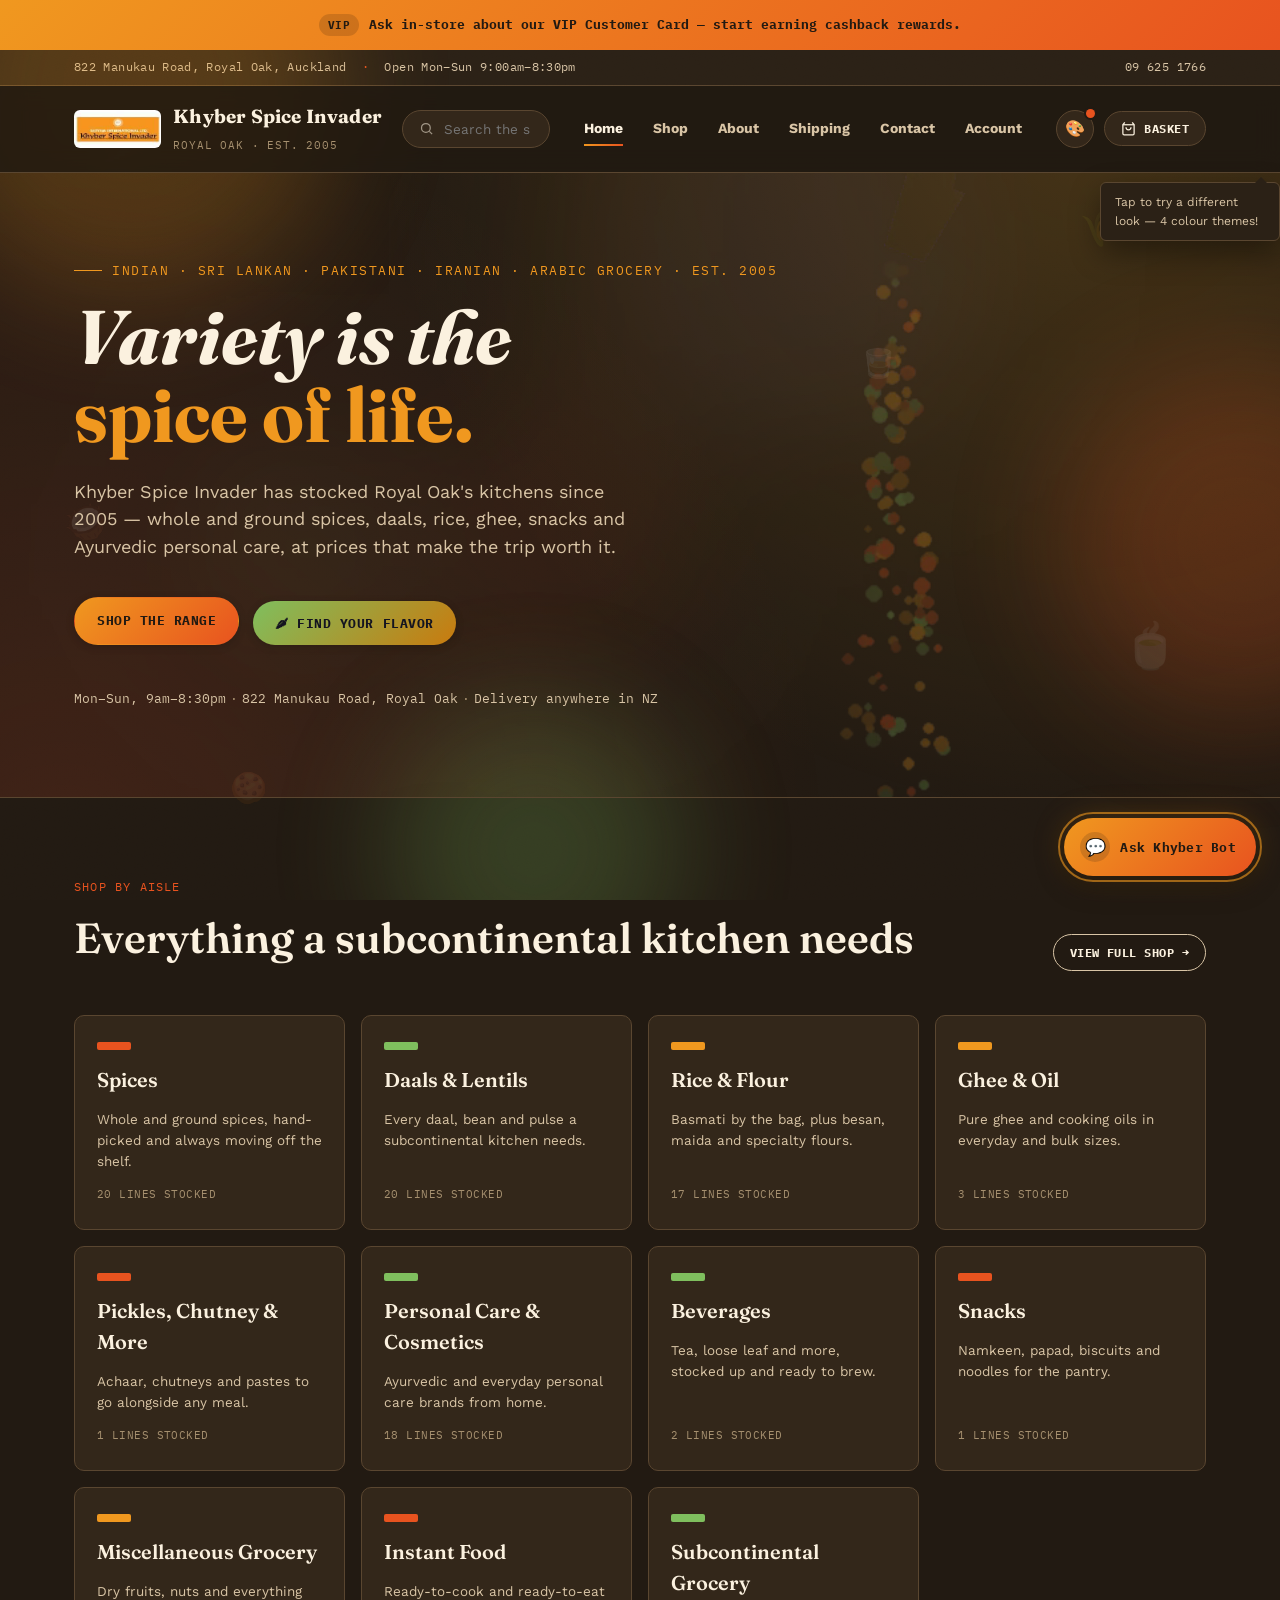
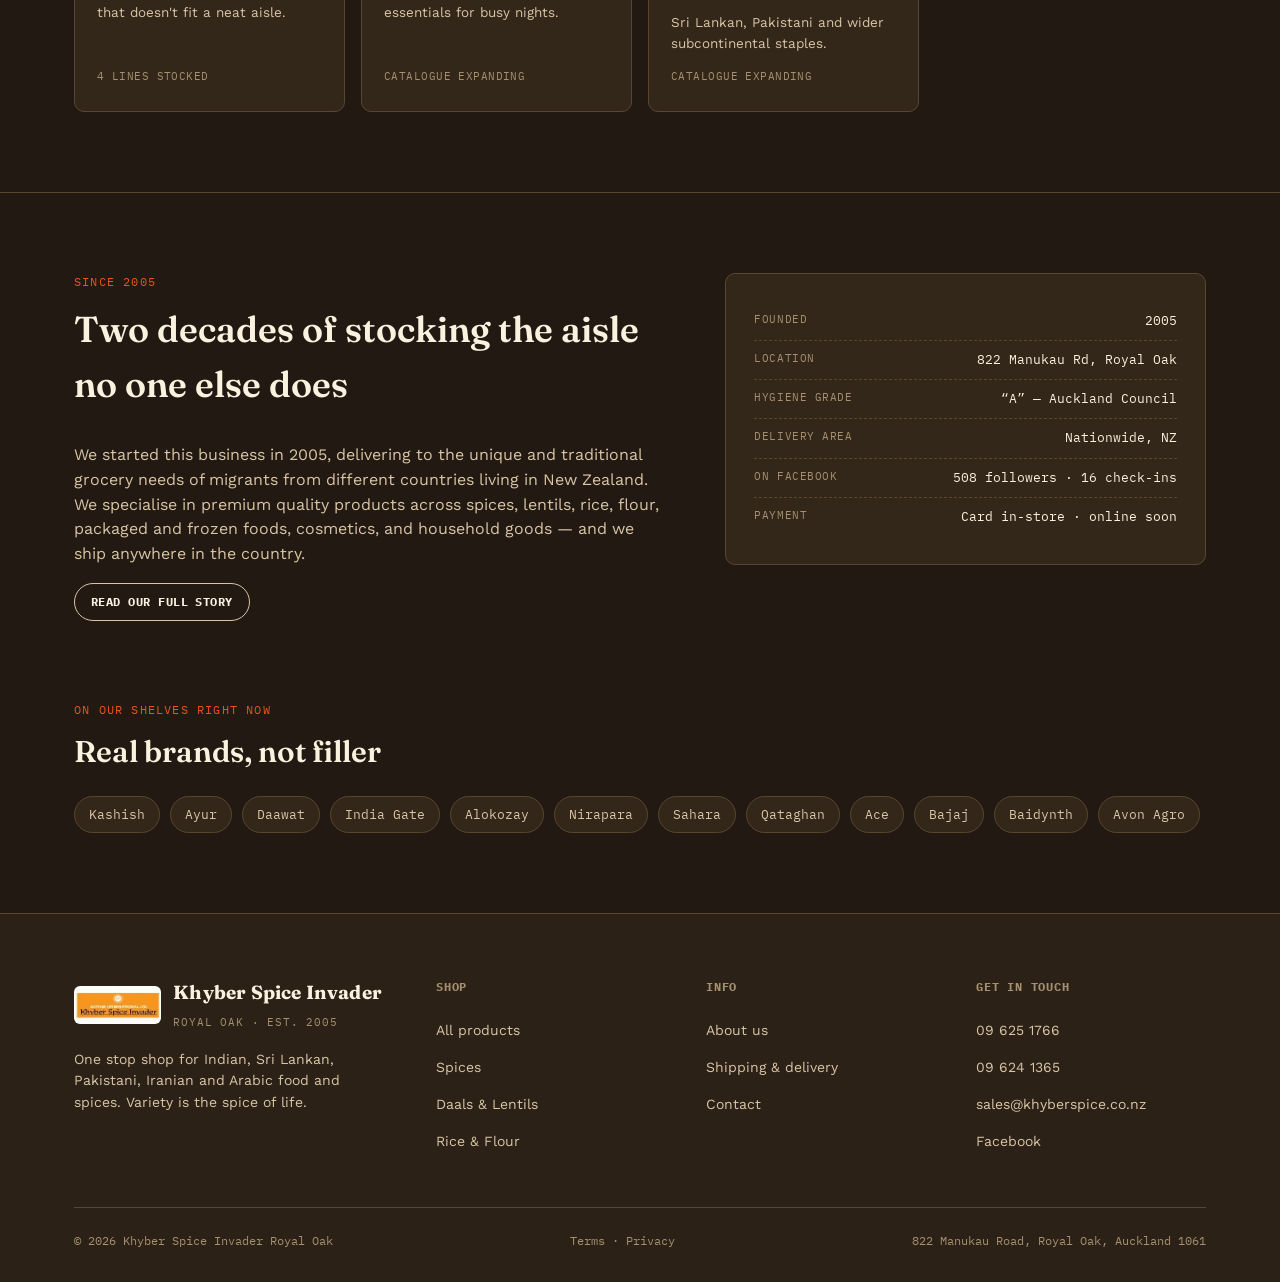
<file: index.html>
<!doctype html>
<html lang="en">
<head>
<meta charset="utf-8">
<meta name="viewport" content="width=device-width, initial-scale=1">
<title>Khyber Spice Invader — Indian &amp; Subcontinental Grocery, Royal Oak</title>
<meta name="description" content="One stop shop for Indian, Sri Lankan, Pakistani, Iranian and Arabic food and spices in Royal Oak, Auckland since 2005.">
<link rel="stylesheet" href="css/styles.css">
<script>
  // Apply saved theme before paint to avoid a flash of the wrong theme.
  (function(){ var t = localStorage.getItem('khyber_theme'); if (t && t !== 'khyber') document.documentElement.setAttribute('data-theme', t); })();
</script>
</head>
<body>
<div class="grain"></div>
<div class="ambient">
  <div class="blob b1"></div>
  <div class="blob b2"></div>
  <div class="blob b3"></div>
  <span class="icon" style="top:12%; left:8%; font-size:46px; animation-delay:-2s;">&#127798;</span>
  <span class="icon" style="top:22%; right:12%; font-size:38px; animation-delay:-8s;">&#127806;</span>
  <span class="icon" style="top:55%; left:5%; font-size:34px; animation-delay:-4s;">&#129381;</span>
  <span class="icon" style="top:68%; right:8%; font-size:44px; animation-delay:-11s;">&#127861;</span>
  <span class="icon" style="top:85%; left:18%; font-size:30px; animation-delay:-6s;">&#127850;</span>
  <span class="icon" style="top:38%; right:30%; font-size:28px; animation-delay:-14s;">&#129347;</span>
</div>

<div class="vip-strip">
  <div class="wrap">
    <span class="tag">VIP</span>
    <span>Ask in-store about our VIP Customer Card &mdash; start earning cashback rewards.</span>
  </div>
</div>

<div class="utility-bar">
  <div class="wrap">
    <span>822 Manukau Road, Royal Oak, Auckland <span class="dot">·</span> Open Mon&ndash;Sun 9:00am&ndash;8:30pm</span>
    <span><a href="tel:+6496251766">09 625 1766</a></span>
  </div>
</div>

<header class="site-header">
  <div class="wrap">
    <a href="index.html" class="brand">
      <img src="assets/logo-cropped.png" alt="Khyber Spice Invader" style="height:38px; width:auto; border-radius:6px; object-fit:contain; flex-shrink:0;">
      <div class="brand-text">
        <span class="name">Khyber Spice Invader</span>
        <span class="tag">Royal Oak · Est. 2005</span>
      </div>
    </a>
    <div class="header-search">
      <svg width="15" height="15" viewBox="0 0 24 24" fill="none" stroke="currentColor" stroke-width="2"><circle cx="11" cy="11" r="7"/><line x1="21" y1="21" x2="16.65" y2="16.65"/></svg>
      <input type="text" id="headerSearchInput" placeholder="Search the shop...">
    </div>
    <nav class="main-nav" id="mainNav">
      <a href="index.html" class="active">Home</a>
<a href="products.html" class="">Shop</a>
<a href="about.html" class="">About</a>
<a href="shipping.html" class="">Shipping</a>
<a href="contact.html" class="">Contact</a>
<a href="account.html" class="" id="accountNavLink">Account</a>
      <div class="mobile-nav-extra">
        <div class="header-search mobile-search">
          <svg width="15" height="15" viewBox="0 0 24 24" fill="none" stroke="currentColor" stroke-width="2"><circle cx="11" cy="11" r="7"/><line x1="21" y1="21" x2="16.65" y2="16.65"/></svg>
          <input type="text" id="mobileSearchInput" placeholder="Search the shop...">
        </div>
        <p class="mobile-nav-label">Colour theme</p>
        <div class="theme-options">
          <button class="theme-option" data-theme="khyber"><span class="swatch-dot" style="background:#F0981F;"></span>Classic</button>
          <button class="theme-option" data-theme="light"><span class="swatch-dot" style="background:#D97F0A;"></span>Light</button>
          <button class="theme-option" data-theme="sunset"><span class="swatch-dot" style="background:#FF4D8D;"></span>Sunset</button>
          <button class="theme-option" data-theme="midnight"><span class="swatch-dot" style="background:#4DD4FF;"></span>Midnight</button>
        </div>
      </div>
    </nav>
    <div class="header-actions">
      <div class="theme-toggle-wrap">
        <button class="theme-toggle" id="themeToggle" type="button" aria-label="Change colour theme">
          &#127912;
          <span class="theme-toggle-dot" id="themeDot"></span>
        </button>
        <div class="theme-teaser" id="themeTeaser">Tap to try a different look &mdash; 4 colour themes!</div>
        <div class="theme-popover" id="themePopover">
          <p>Colour theme</p>
          <div class="theme-options">
            <button class="theme-option" data-theme="khyber"><span class="swatch-dot" style="background:#F0981F;"></span>Classic</button>
            <button class="theme-option" data-theme="light"><span class="swatch-dot" style="background:#D97F0A;"></span>Light</button>
            <button class="theme-option" data-theme="sunset"><span class="swatch-dot" style="background:#FF4D8D;"></span>Sunset</button>
            <button class="theme-option" data-theme="midnight"><span class="swatch-dot" style="background:#4DD4FF;"></span>Midnight</button>
          </div>
        </div>
      </div>
      <button class="btn btn-header btn-small cart-toggle" id="cartToggle" type="button">
        <svg width="15" height="15" viewBox="0 0 24 24" fill="none" stroke="currentColor" stroke-width="2"><path d="M6 2L3 6v14a2 2 0 002 2h14a2 2 0 002-2V6l-3-4"/><line x1="3" y1="6" x2="21" y2="6"/><path d="M16 10a4 4 0 01-8 0"/></svg>
        <span class="cart-label">Basket</span> <span class="cart-count" id="cartCount" style="display:none;">0</span>
      </button>
      <button class="nav-toggle" id="navToggle" type="button" aria-label="Toggle menu">&#9776;</button>
    </div>
  </div>
</header>

<section class="hero">
  <video id="spiceVideo" autoplay muted loop playsinline aria-hidden="true">
    <source src="assets/spice-pour.webm" type="video/webm">
    <source src="assets/spice-pour.mp4" type="video/mp4">
  </video>
  <div class="wrap">
    <div class="hero-eyebrow">Indian &middot; Sri Lankan &middot; Pakistani &middot; Iranian &middot; Arabic Grocery &middot; Est. 2005</div>
    <h1>Variety is the<br><em>spice of life.</em></h1>
    <p class="lede">Khyber Spice Invader has stocked Royal Oak's kitchens since 2005 &mdash; whole and ground spices, daals, rice, ghee, snacks and Ayurvedic personal care, at prices that make the trip worth it.</p>
    <div class="hero-actions">
      <a href="products.html" class="btn btn-primary">Shop the range</a>
      <button class="btn btn-header-fill ff-trigger" id="ffTrigger" type="button">&#127798; Find Your Flavor</button>
    </div>
    <div class="hero-strip">
      <span>Mon&ndash;Sun, 9am&ndash;8:30pm</span>
      <span class="sep">&middot;</span>
      <span>822 Manukau Road, Royal Oak</span>
      <span class="sep">&middot;</span>
      <span>Delivery anywhere in NZ</span>
    </div>
  </div>
</section>

<section class="section">
  <div class="wrap">
    <div class="section-head">
      <div>
        <div class="section-eyebrow">Shop by aisle</div>
        <h2>Everything a subcontinental kitchen needs</h2>
      </div>
      <a href="products.html" class="btn btn-outline btn-small">View full shop &rarr;</a>
    </div>
    <div class="cat-grid" id="homeCatGrid"></div>
  </div>
</section>

<section class="section" style="border-bottom:none;">
  <div class="wrap story-grid">
    <div>
      <div class="section-eyebrow">Since 2005</div>
      <h2>Two decades of stocking the aisle no one else does</h2>
      <p>We started this business in 2005, delivering to the unique and traditional grocery needs of migrants from different countries living in New Zealand. We specialise in premium quality products across spices, lentils, rice, flour, packaged and frozen foods, cosmetics, and household goods &mdash; and we ship anywhere in the country.</p>
      <a href="about.html" class="btn btn-outline btn-small">Read our full story</a>
    </div>
    <div class="ticket">
      <div class="row"><span>Founded</span><span>2005</span></div>
      <div class="row"><span>Location</span><span>822 Manukau Rd, Royal Oak</span></div>
      <div class="row"><span>Hygiene grade</span><span>&ldquo;A&rdquo; &mdash; Auckland Council</span></div>
      <div class="row"><span>Delivery area</span><span>Nationwide, NZ</span></div>
      <div class="row"><span>On Facebook</span><span>508 followers &middot; 16 check-ins</span></div>
      <div class="row"><span>Payment</span><span>Card in-store &middot; online soon</span></div>
    </div>
  </div>
</section>

<section class="section" style="border-bottom:none; padding-top:0;">
  <div class="wrap">
    <div class="section-eyebrow">On our shelves right now</div>
    <h2 style="font-family:var(--font-display); font-size:clamp(22px,2.6vw,30px); font-weight:600; margin:0 0 20px;">Real brands, not filler</h2>
    <div class="brand-chip-row">
      <span>Kashish</span><span>Ayur</span><span>Daawat</span><span>India Gate</span>
      <span>Alokozay</span><span>Nirapara</span><span>Sahara</span><span>Qataghan</span>
      <span>Ace</span><span>Bajaj</span><span>Baidynth</span><span>Avon Agro</span>
    </div>
  </div>
</section>

<footer class="site-footer">
  <div class="wrap">
    <div class="footer-grid">
      <div class="footer-about">
        <div class="brand" style="margin-bottom:16px;">
          <img src="assets/logo-cropped.png" alt="Khyber Spice Invader" style="height:38px; width:auto; border-radius:6px; object-fit:contain; flex-shrink:0;">
          <div class="brand-text">
            <span class="name">Khyber Spice Invader</span>
            <span class="tag">Royal Oak · Est. 2005</span>
          </div>
        </div>
        <p>One stop shop for Indian, Sri Lankan, Pakistani, Iranian and Arabic food and spices. Variety is the spice of life.</p>
      </div>
      <div>
        <h5>Shop</h5>
        <ul>
          <li><a href="products.html">All products</a></li>
          <li><a href="products.html#spices">Spices</a></li>
          <li><a href="products.html#daals-lentils">Daals &amp; Lentils</a></li>
          <li><a href="products.html#rice-flour">Rice &amp; Flour</a></li>
        </ul>
      </div>
      <div>
        <h5>Info</h5>
        <ul>
          <li><a href="about.html">About us</a></li>
          <li><a href="shipping.html">Shipping &amp; delivery</a></li>
          <li><a href="contact.html">Contact</a></li>
        </ul>
      </div>
      <div>
        <h5>Get in touch</h5>
        <ul>
          <li><a href="tel:+6496251766">09 625 1766</a></li>
          <li><a href="tel:+6496241365">09 624 1365</a></li>
          <li><a href="mailto:sales@khyberspice.co.nz">sales@khyberspice.co.nz</a></li>
          <li><a href="https://www.facebook.com/people/Khyber-Spice-Invader-Royal-Oak/100056588722990/" target="_blank" rel="noopener">Facebook</a></li>
        </ul>
      </div>
    </div>
    <div class="footer-bottom">
      <span>&copy; 2026 Khyber Spice Invader Royal Oak</span>
      <span><a href="terms.html">Terms</a> &middot; <a href="privacy.html">Privacy</a></span>
      <span>822 Manukau Road, Royal Oak, Auckland 1061</span>
    </div>
  </div>
</footer>

<div class="cart-overlay" id="cartOverlay"></div>
<aside class="cart-drawer" id="cartDrawer" aria-label="Shopping basket">
  <div class="cart-drawer-head">
    <h3>Your Basket</h3>
    <button class="cart-drawer-close" id="cartClose" type="button" aria-label="Close basket">&times;</button>
  </div>
  <div class="cart-items" id="cartItems"></div>
  <div class="cart-drawer-foot">
    <div class="cart-total" id="cartTotal"><span>Subtotal</span><strong>$0.00</strong></div>
    <button class="btn btn-primary" style="width:100%; justify-content:center;" disabled title="Online checkout is launching soon">
      Checkout — coming soon
    </button>
    <p class="cart-note">Online payment via Stripe is being set up. For now, call the store to place a phone order for anything in your basket.</p>
  </div>
</aside>

<div class="ff-overlay" id="ffOverlay">
  <div class="ff-modal" id="ffModal"></div>
</div>

<div class="product-modal-overlay" id="productModalOverlay">
  <div class="product-modal" id="productModal"></div>
</div>

<div class="bot-teaser" id="botTeaser">
  <button type="button" id="botTeaserClose" aria-label="Dismiss">&times;</button>
  &#128075; Need a hand? Ask me about stock, delivery, or even cooking tips.
</div>
<button class="bot-launcher" id="botLauncher" type="button" aria-label="Open Khyber Bot">
  <span class="bl-ring"></span>
  <span class="bl-icon">&#128172;</span>
  <span class="bl-label">Ask Khyber Bot</span>
</button>
<div class="bot-panel" id="botPanel">
  <div class="bot-head">
    <div>
      <h4>Khyber Bot</h4>
      <span>Usually replies instantly</span>
    </div>
    <button class="bot-close" id="botClose" type="button" aria-label="Close chat">&times;</button>
  </div>
  <div class="bot-messages" id="botMessages"></div>
  <div class="bot-suggestions">
    <button type="button">Store hours?</button>
    <button type="button">Best rice for yellow daal?</button>
    <button type="button">How long to cook rice?</button>
  </div>
  <div class="bot-input-row">
    <input type="text" id="botInput" placeholder="Ask a question...">
    <button id="botSend" type="button" aria-label="Send">&#8594;</button>
  </div>
</div>

<script src="https://identity.netlify.com/v1/netlify-identity-widget.js"></script>
<script src="js/main.js"></script>
<script src="js/bot.js"></script>
<script src="js/auth.js"></script>
<script src="js/flavor-finder.js"></script>
<script src="js/transitions.js"></script>

<script>
document.addEventListener('khyber:data-ready', () => {
  const grid = document.getElementById('homeCatGrid');
  grid.innerHTML = ALL.categories.map(c => {
    const count = ALL.products.filter(p=>p.category===c.slug).length;
    return `<a class="cat-tile accent-${c.accent}" href="products.html#${c.slug}">
      <span class="lid"></span>
      <h3>${c.label}</h3>
      <p>${c.blurb}</p>
      <span class="count">${count > 0 ? count + ' lines stocked' : 'Catalogue expanding'}</span>
    </a>`;
  }).join('');
});
</script>
</body>
</html>
</file>
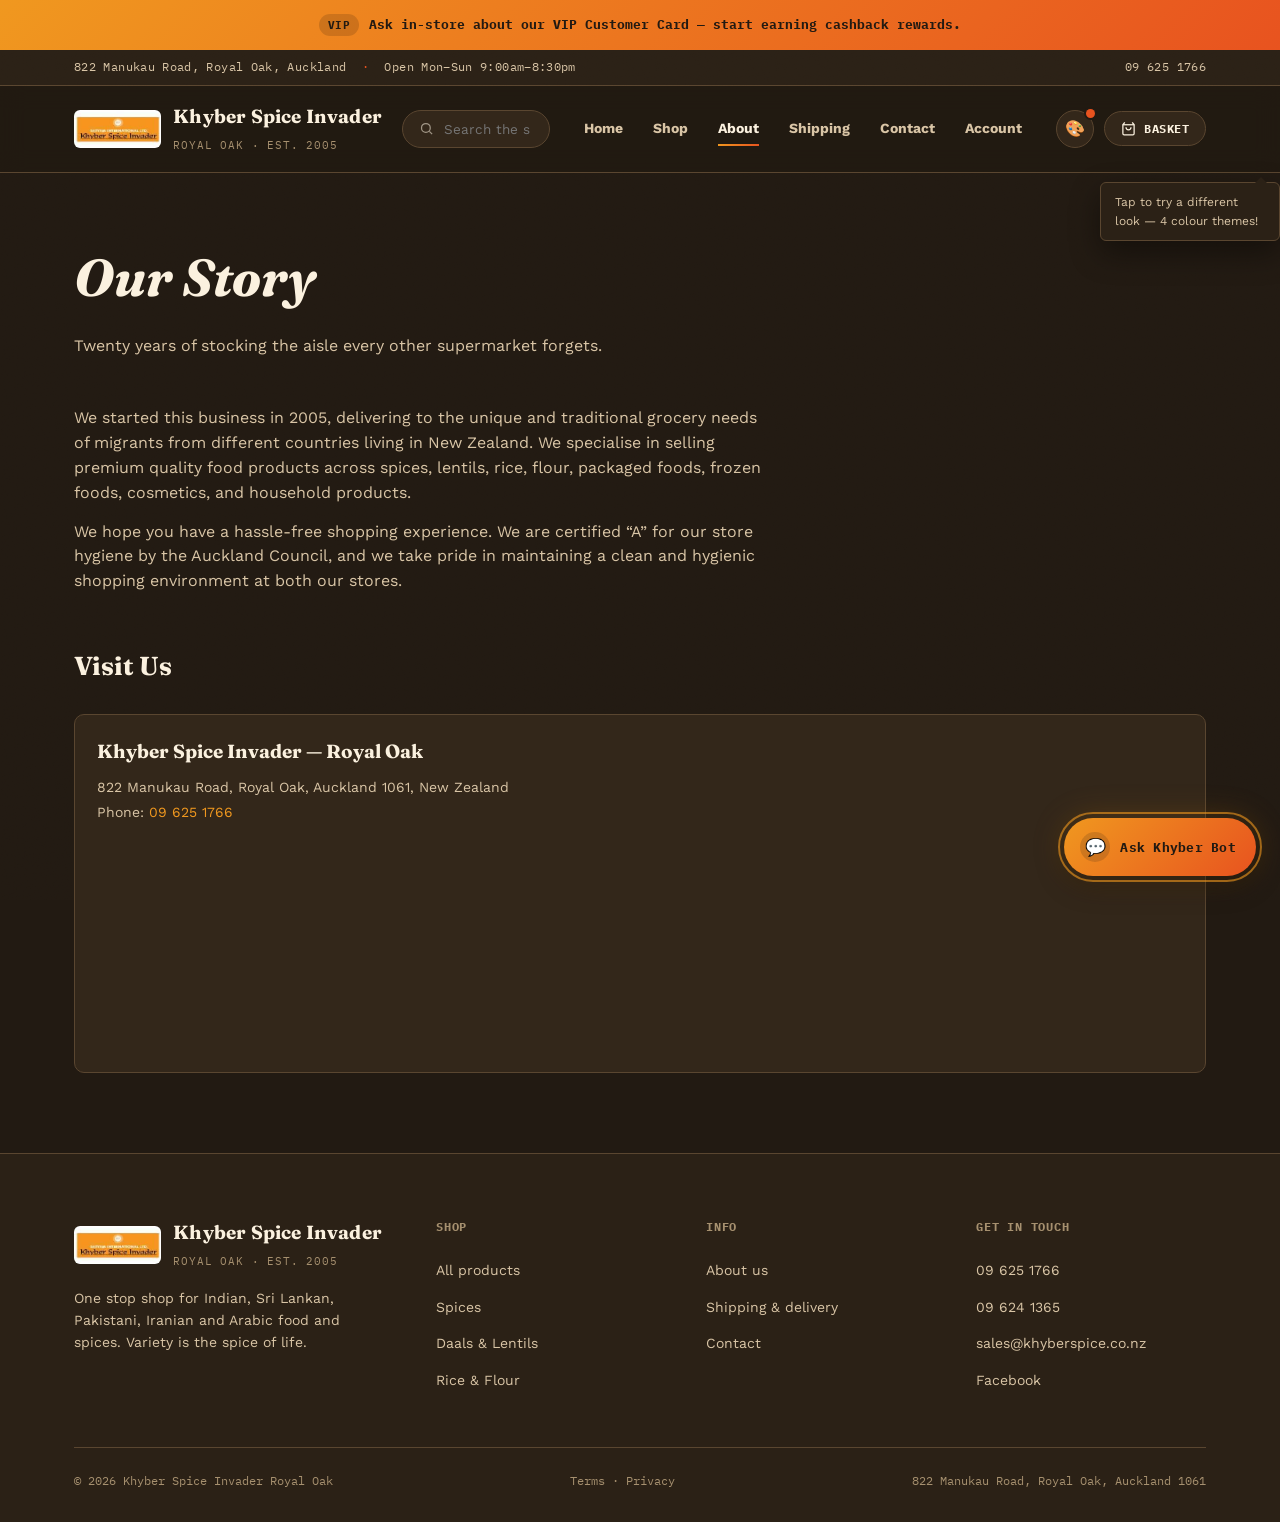
<file: about.html>
<!doctype html>
<html lang="en">
<head>
<meta charset="utf-8">
<meta name="viewport" content="width=device-width, initial-scale=1">
<title>About Us — Khyber Spice Invader</title>
<meta name="description" content="Khyber Spice Invader has served Auckland's Indian, Sri Lankan, Pakistani, Iranian and Arabic communities since 2005.">
<link rel="stylesheet" href="css/styles.css">
<script>
  // Apply saved theme before paint to avoid a flash of the wrong theme.
  (function(){ var t = localStorage.getItem('khyber_theme'); if (t && t !== 'khyber') document.documentElement.setAttribute('data-theme', t); })();
</script>
</head>
<body>
<div class="grain"></div>


<div class="vip-strip">
  <div class="wrap">
    <span class="tag">VIP</span>
    <span>Ask in-store about our VIP Customer Card &mdash; start earning cashback rewards.</span>
  </div>
</div>

<div class="utility-bar">
  <div class="wrap">
    <span>822 Manukau Road, Royal Oak, Auckland <span class="dot">·</span> Open Mon&ndash;Sun 9:00am&ndash;8:30pm</span>
    <span><a href="tel:+6496251766">09 625 1766</a></span>
  </div>
</div>

<header class="site-header">
  <div class="wrap">
    <a href="index.html" class="brand">
      <img src="assets/logo-cropped.png" alt="Khyber Spice Invader" style="height:38px; width:auto; border-radius:6px; object-fit:contain; flex-shrink:0;">
      <div class="brand-text">
        <span class="name">Khyber Spice Invader</span>
        <span class="tag">Royal Oak · Est. 2005</span>
      </div>
    </a>
    <div class="header-search">
      <svg width="15" height="15" viewBox="0 0 24 24" fill="none" stroke="currentColor" stroke-width="2"><circle cx="11" cy="11" r="7"/><line x1="21" y1="21" x2="16.65" y2="16.65"/></svg>
      <input type="text" id="headerSearchInput" placeholder="Search the shop...">
    </div>
    <nav class="main-nav" id="mainNav">
      <a href="index.html" class="">Home</a>
<a href="products.html" class="">Shop</a>
<a href="about.html" class="active">About</a>
<a href="shipping.html" class="">Shipping</a>
<a href="contact.html" class="">Contact</a>
<a href="account.html" class="" id="accountNavLink">Account</a>
      <div class="mobile-nav-extra">
        <div class="header-search mobile-search">
          <svg width="15" height="15" viewBox="0 0 24 24" fill="none" stroke="currentColor" stroke-width="2"><circle cx="11" cy="11" r="7"/><line x1="21" y1="21" x2="16.65" y2="16.65"/></svg>
          <input type="text" id="mobileSearchInput" placeholder="Search the shop...">
        </div>
        <p class="mobile-nav-label">Colour theme</p>
        <div class="theme-options">
          <button class="theme-option" data-theme="khyber"><span class="swatch-dot" style="background:#F0981F;"></span>Classic</button>
          <button class="theme-option" data-theme="light"><span class="swatch-dot" style="background:#D97F0A;"></span>Light</button>
          <button class="theme-option" data-theme="sunset"><span class="swatch-dot" style="background:#FF4D8D;"></span>Sunset</button>
          <button class="theme-option" data-theme="midnight"><span class="swatch-dot" style="background:#4DD4FF;"></span>Midnight</button>
        </div>
      </div>
    </nav>
    <div class="header-actions">
      <div class="theme-toggle-wrap">
        <button class="theme-toggle" id="themeToggle" type="button" aria-label="Change colour theme">
          &#127912;
          <span class="theme-toggle-dot" id="themeDot"></span>
        </button>
        <div class="theme-teaser" id="themeTeaser">Tap to try a different look &mdash; 4 colour themes!</div>
        <div class="theme-popover" id="themePopover">
          <p>Colour theme</p>
          <div class="theme-options">
            <button class="theme-option" data-theme="khyber"><span class="swatch-dot" style="background:#F0981F;"></span>Classic</button>
            <button class="theme-option" data-theme="light"><span class="swatch-dot" style="background:#D97F0A;"></span>Light</button>
            <button class="theme-option" data-theme="sunset"><span class="swatch-dot" style="background:#FF4D8D;"></span>Sunset</button>
            <button class="theme-option" data-theme="midnight"><span class="swatch-dot" style="background:#4DD4FF;"></span>Midnight</button>
          </div>
        </div>
      </div>
      <button class="btn btn-header btn-small cart-toggle" id="cartToggle" type="button">
        <svg width="15" height="15" viewBox="0 0 24 24" fill="none" stroke="currentColor" stroke-width="2"><path d="M6 2L3 6v14a2 2 0 002 2h14a2 2 0 002-2V6l-3-4"/><line x1="3" y1="6" x2="21" y2="6"/><path d="M16 10a4 4 0 01-8 0"/></svg>
        <span class="cart-label">Basket</span> <span class="cart-count" id="cartCount" style="display:none;">0</span>
      </button>
      <button class="nav-toggle" id="navToggle" type="button" aria-label="Toggle menu">&#9776;</button>
    </div>
  </div>
</header>

<section class="info-page">
  <div class="wrap">
    <h1>Our Story</h1>
    <p class="lede">Twenty years of stocking the aisle every other supermarket forgets.</p>

    <div class="prose" style="max-width:70ch;">
      <p>We started this business in 2005, delivering to the unique and traditional grocery needs of migrants from different countries living in New Zealand. We specialise in selling premium quality food products across spices, lentils, rice, flour, packaged foods, frozen foods, cosmetics, and household products.</p>
      <p>We hope you have a hassle-free shopping experience. We are certified &ldquo;A&rdquo; for our store hygiene by the Auckland Council, and we take pride in maintaining a clean and hygienic shopping environment at both our stores.</p>
    </div>

    <h2 style="font-family:var(--font-display); font-size:26px; margin:52px 0 24px;">Visit Us</h2>
    <div class="locations-grid" style="grid-template-columns:1fr;">
      <div class="location-card">
        <h3>Khyber Spice Invader &mdash; Royal Oak</h3>
        <p>822 Manukau Road, Royal Oak, Auckland 1061, New Zealand</p>
        <p>Phone: <a href="tel:+6496251766" style="color:var(--turmeric);">09 625 1766</a></p>
        <iframe loading="lazy" src="https://www.google.com/maps/embed?pb=!1m18!1m12!1m3!1d797.5162421535671!2d174.776662!3d-36.91271099999995!2m3!1f0!2f0!3f0!3m2!1i1024!2i768!4f13.1!3m3!1m2!1s0x6d0d48a64510d8fd%3A0x107e1c7b774f3610!2sKyber+Spice+Invader+%26+Vege+Oasis!5e0!3m2!1sen!2s!4v1407750401782"></iframe>
      </div>
    </div>
  </div>
</section>

<footer class="site-footer">
  <div class="wrap">
    <div class="footer-grid">
      <div class="footer-about">
        <div class="brand" style="margin-bottom:16px;">
          <img src="assets/logo-cropped.png" alt="Khyber Spice Invader" style="height:38px; width:auto; border-radius:6px; object-fit:contain; flex-shrink:0;">
          <div class="brand-text">
            <span class="name">Khyber Spice Invader</span>
            <span class="tag">Royal Oak · Est. 2005</span>
          </div>
        </div>
        <p>One stop shop for Indian, Sri Lankan, Pakistani, Iranian and Arabic food and spices. Variety is the spice of life.</p>
      </div>
      <div>
        <h5>Shop</h5>
        <ul>
          <li><a href="products.html">All products</a></li>
          <li><a href="products.html#spices">Spices</a></li>
          <li><a href="products.html#daals-lentils">Daals &amp; Lentils</a></li>
          <li><a href="products.html#rice-flour">Rice &amp; Flour</a></li>
        </ul>
      </div>
      <div>
        <h5>Info</h5>
        <ul>
          <li><a href="about.html">About us</a></li>
          <li><a href="shipping.html">Shipping &amp; delivery</a></li>
          <li><a href="contact.html">Contact</a></li>
        </ul>
      </div>
      <div>
        <h5>Get in touch</h5>
        <ul>
          <li><a href="tel:+6496251766">09 625 1766</a></li>
          <li><a href="tel:+6496241365">09 624 1365</a></li>
          <li><a href="mailto:sales@khyberspice.co.nz">sales@khyberspice.co.nz</a></li>
          <li><a href="https://www.facebook.com/people/Khyber-Spice-Invader-Royal-Oak/100056588722990/" target="_blank" rel="noopener">Facebook</a></li>
        </ul>
      </div>
    </div>
    <div class="footer-bottom">
      <span>&copy; 2026 Khyber Spice Invader Royal Oak</span>
      <span><a href="terms.html">Terms</a> &middot; <a href="privacy.html">Privacy</a></span>
      <span>822 Manukau Road, Royal Oak, Auckland 1061</span>
    </div>
  </div>
</footer>

<div class="cart-overlay" id="cartOverlay"></div>
<aside class="cart-drawer" id="cartDrawer" aria-label="Shopping basket">
  <div class="cart-drawer-head">
    <h3>Your Basket</h3>
    <button class="cart-drawer-close" id="cartClose" type="button" aria-label="Close basket">&times;</button>
  </div>
  <div class="cart-items" id="cartItems"></div>
  <div class="cart-drawer-foot">
    <div class="cart-total" id="cartTotal"><span>Subtotal</span><strong>$0.00</strong></div>
    <button class="btn btn-primary" style="width:100%; justify-content:center;" disabled title="Online checkout is launching soon">
      Checkout — coming soon
    </button>
    <p class="cart-note">Online payment via Stripe is being set up. For now, call the store to place a phone order for anything in your basket.</p>
  </div>
</aside>

<div class="ff-overlay" id="ffOverlay">
  <div class="ff-modal" id="ffModal"></div>
</div>

<div class="product-modal-overlay" id="productModalOverlay">
  <div class="product-modal" id="productModal"></div>
</div>

<div class="bot-teaser" id="botTeaser">
  <button type="button" id="botTeaserClose" aria-label="Dismiss">&times;</button>
  &#128075; Need a hand? Ask me about stock, delivery, or even cooking tips.
</div>
<button class="bot-launcher" id="botLauncher" type="button" aria-label="Open Khyber Bot">
  <span class="bl-ring"></span>
  <span class="bl-icon">&#128172;</span>
  <span class="bl-label">Ask Khyber Bot</span>
</button>
<div class="bot-panel" id="botPanel">
  <div class="bot-head">
    <div>
      <h4>Khyber Bot</h4>
      <span>Usually replies instantly</span>
    </div>
    <button class="bot-close" id="botClose" type="button" aria-label="Close chat">&times;</button>
  </div>
  <div class="bot-messages" id="botMessages"></div>
  <div class="bot-suggestions">
    <button type="button">Store hours?</button>
    <button type="button">Best rice for yellow daal?</button>
    <button type="button">How long to cook rice?</button>
  </div>
  <div class="bot-input-row">
    <input type="text" id="botInput" placeholder="Ask a question...">
    <button id="botSend" type="button" aria-label="Send">&#8594;</button>
  </div>
</div>

<script src="https://identity.netlify.com/v1/netlify-identity-widget.js"></script>
<script src="js/main.js"></script>
<script src="js/bot.js"></script>
<script src="js/auth.js"></script>
<script src="js/flavor-finder.js"></script>
<script src="js/transitions.js"></script>
</body>
</html>
</file>
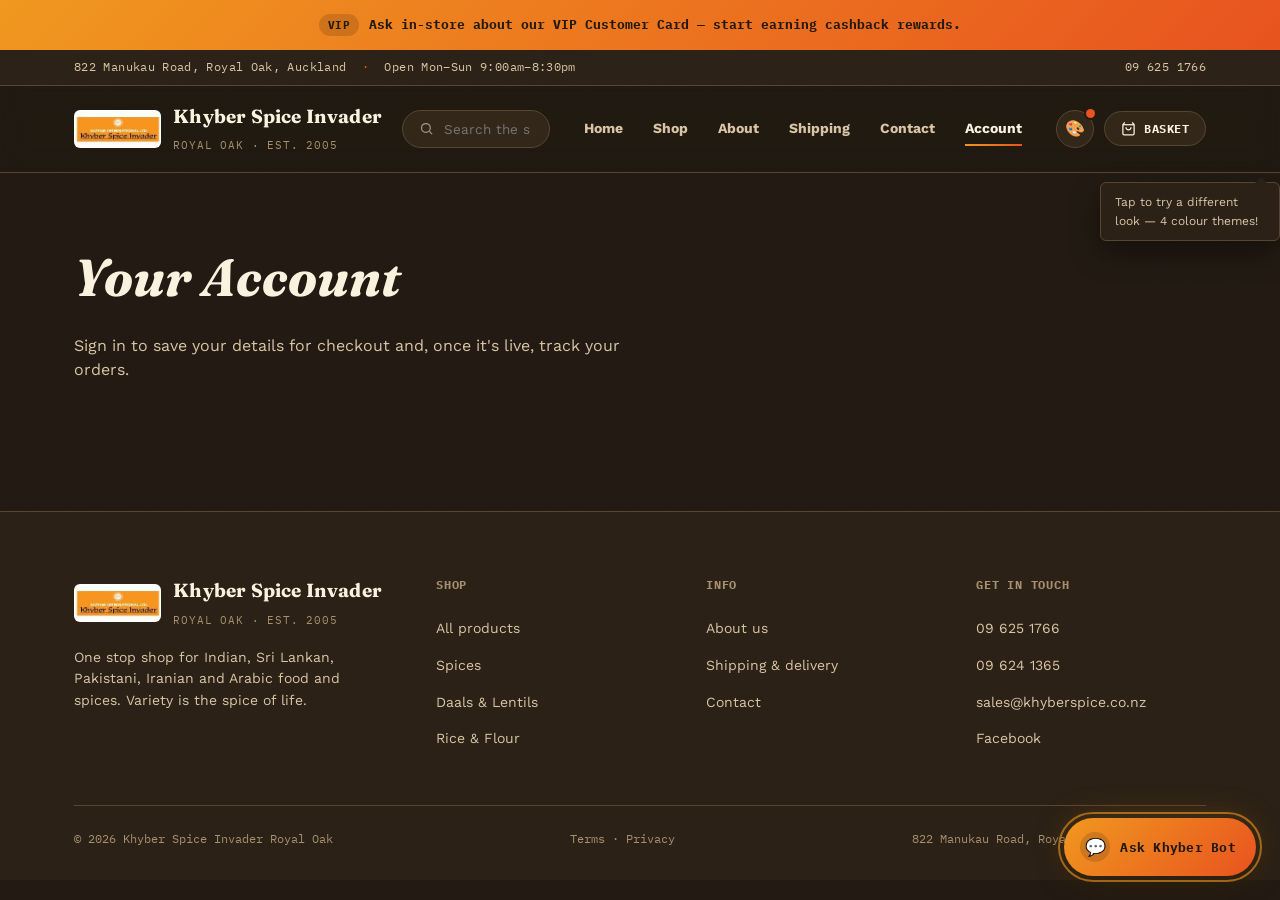
<file: account.html>
<!doctype html>
<html lang="en">
<head>
<meta charset="utf-8">
<meta name="viewport" content="width=device-width, initial-scale=1">
<title>Account — Khyber Spice Invader</title>
<meta name="description" content="Sign in to your Khyber Spice Invader account.">
<link rel="stylesheet" href="css/styles.css">
<script>
  // Apply saved theme before paint to avoid a flash of the wrong theme.
  (function(){ var t = localStorage.getItem('khyber_theme'); if (t && t !== 'khyber') document.documentElement.setAttribute('data-theme', t); })();
</script>
</head>
<body>
<div class="grain"></div>


<div class="vip-strip">
  <div class="wrap">
    <span class="tag">VIP</span>
    <span>Ask in-store about our VIP Customer Card &mdash; start earning cashback rewards.</span>
  </div>
</div>

<div class="utility-bar">
  <div class="wrap">
    <span>822 Manukau Road, Royal Oak, Auckland <span class="dot">·</span> Open Mon&ndash;Sun 9:00am&ndash;8:30pm</span>
    <span><a href="tel:+6496251766">09 625 1766</a></span>
  </div>
</div>

<header class="site-header">
  <div class="wrap">
    <a href="index.html" class="brand">
      <img src="assets/logo-cropped.png" alt="Khyber Spice Invader" style="height:38px; width:auto; border-radius:6px; object-fit:contain; flex-shrink:0;">
      <div class="brand-text">
        <span class="name">Khyber Spice Invader</span>
        <span class="tag">Royal Oak · Est. 2005</span>
      </div>
    </a>
    <div class="header-search">
      <svg width="15" height="15" viewBox="0 0 24 24" fill="none" stroke="currentColor" stroke-width="2"><circle cx="11" cy="11" r="7"/><line x1="21" y1="21" x2="16.65" y2="16.65"/></svg>
      <input type="text" id="headerSearchInput" placeholder="Search the shop...">
    </div>
    <nav class="main-nav" id="mainNav">
      <a href="index.html" class="">Home</a>
<a href="products.html" class="">Shop</a>
<a href="about.html" class="">About</a>
<a href="shipping.html" class="">Shipping</a>
<a href="contact.html" class="">Contact</a>
<a href="account.html" class="active" id="accountNavLink">Account</a>
      <div class="mobile-nav-extra">
        <div class="header-search mobile-search">
          <svg width="15" height="15" viewBox="0 0 24 24" fill="none" stroke="currentColor" stroke-width="2"><circle cx="11" cy="11" r="7"/><line x1="21" y1="21" x2="16.65" y2="16.65"/></svg>
          <input type="text" id="mobileSearchInput" placeholder="Search the shop...">
        </div>
        <p class="mobile-nav-label">Colour theme</p>
        <div class="theme-options">
          <button class="theme-option" data-theme="khyber"><span class="swatch-dot" style="background:#F0981F;"></span>Classic</button>
          <button class="theme-option" data-theme="light"><span class="swatch-dot" style="background:#D97F0A;"></span>Light</button>
          <button class="theme-option" data-theme="sunset"><span class="swatch-dot" style="background:#FF4D8D;"></span>Sunset</button>
          <button class="theme-option" data-theme="midnight"><span class="swatch-dot" style="background:#4DD4FF;"></span>Midnight</button>
        </div>
      </div>
    </nav>
    <div class="header-actions">
      <div class="theme-toggle-wrap">
        <button class="theme-toggle" id="themeToggle" type="button" aria-label="Change colour theme">
          &#127912;
          <span class="theme-toggle-dot" id="themeDot"></span>
        </button>
        <div class="theme-teaser" id="themeTeaser">Tap to try a different look &mdash; 4 colour themes!</div>
        <div class="theme-popover" id="themePopover">
          <p>Colour theme</p>
          <div class="theme-options">
            <button class="theme-option" data-theme="khyber"><span class="swatch-dot" style="background:#F0981F;"></span>Classic</button>
            <button class="theme-option" data-theme="light"><span class="swatch-dot" style="background:#D97F0A;"></span>Light</button>
            <button class="theme-option" data-theme="sunset"><span class="swatch-dot" style="background:#FF4D8D;"></span>Sunset</button>
            <button class="theme-option" data-theme="midnight"><span class="swatch-dot" style="background:#4DD4FF;"></span>Midnight</button>
          </div>
        </div>
      </div>
      <button class="btn btn-header btn-small cart-toggle" id="cartToggle" type="button">
        <svg width="15" height="15" viewBox="0 0 24 24" fill="none" stroke="currentColor" stroke-width="2"><path d="M6 2L3 6v14a2 2 0 002 2h14a2 2 0 002-2V6l-3-4"/><line x1="3" y1="6" x2="21" y2="6"/><path d="M16 10a4 4 0 01-8 0"/></svg>
        <span class="cart-label">Basket</span> <span class="cart-count" id="cartCount" style="display:none;">0</span>
      </button>
      <button class="nav-toggle" id="navToggle" type="button" aria-label="Toggle menu">&#9776;</button>
    </div>
  </div>
</header>

<section class="info-page">
  <div class="wrap">
    <h1>Your Account</h1>
    <p class="lede">Sign in to save your details for checkout and, once it's live, track your orders.</p>
    <div id="accountPanel"></div>
  </div>
</section>

<footer class="site-footer">
  <div class="wrap">
    <div class="footer-grid">
      <div class="footer-about">
        <div class="brand" style="margin-bottom:16px;">
          <img src="assets/logo-cropped.png" alt="Khyber Spice Invader" style="height:38px; width:auto; border-radius:6px; object-fit:contain; flex-shrink:0;">
          <div class="brand-text">
            <span class="name">Khyber Spice Invader</span>
            <span class="tag">Royal Oak · Est. 2005</span>
          </div>
        </div>
        <p>One stop shop for Indian, Sri Lankan, Pakistani, Iranian and Arabic food and spices. Variety is the spice of life.</p>
      </div>
      <div>
        <h5>Shop</h5>
        <ul>
          <li><a href="products.html">All products</a></li>
          <li><a href="products.html#spices">Spices</a></li>
          <li><a href="products.html#daals-lentils">Daals &amp; Lentils</a></li>
          <li><a href="products.html#rice-flour">Rice &amp; Flour</a></li>
        </ul>
      </div>
      <div>
        <h5>Info</h5>
        <ul>
          <li><a href="about.html">About us</a></li>
          <li><a href="shipping.html">Shipping &amp; delivery</a></li>
          <li><a href="contact.html">Contact</a></li>
        </ul>
      </div>
      <div>
        <h5>Get in touch</h5>
        <ul>
          <li><a href="tel:+6496251766">09 625 1766</a></li>
          <li><a href="tel:+6496241365">09 624 1365</a></li>
          <li><a href="mailto:sales@khyberspice.co.nz">sales@khyberspice.co.nz</a></li>
          <li><a href="https://www.facebook.com/people/Khyber-Spice-Invader-Royal-Oak/100056588722990/" target="_blank" rel="noopener">Facebook</a></li>
        </ul>
      </div>
    </div>
    <div class="footer-bottom">
      <span>&copy; 2026 Khyber Spice Invader Royal Oak</span>
      <span><a href="terms.html">Terms</a> &middot; <a href="privacy.html">Privacy</a></span>
      <span>822 Manukau Road, Royal Oak, Auckland 1061</span>
    </div>
  </div>
</footer>

<div class="cart-overlay" id="cartOverlay"></div>
<aside class="cart-drawer" id="cartDrawer" aria-label="Shopping basket">
  <div class="cart-drawer-head">
    <h3>Your Basket</h3>
    <button class="cart-drawer-close" id="cartClose" type="button" aria-label="Close basket">&times;</button>
  </div>
  <div class="cart-items" id="cartItems"></div>
  <div class="cart-drawer-foot">
    <div class="cart-total" id="cartTotal"><span>Subtotal</span><strong>$0.00</strong></div>
    <button class="btn btn-primary" style="width:100%; justify-content:center;" disabled title="Online checkout is launching soon">
      Checkout — coming soon
    </button>
    <p class="cart-note">Online payment via Stripe is being set up. For now, call the store to place a phone order for anything in your basket.</p>
  </div>
</aside>

<div class="ff-overlay" id="ffOverlay">
  <div class="ff-modal" id="ffModal"></div>
</div>

<div class="product-modal-overlay" id="productModalOverlay">
  <div class="product-modal" id="productModal"></div>
</div>

<div class="bot-teaser" id="botTeaser">
  <button type="button" id="botTeaserClose" aria-label="Dismiss">&times;</button>
  &#128075; Need a hand? Ask me about stock, delivery, or even cooking tips.
</div>
<button class="bot-launcher" id="botLauncher" type="button" aria-label="Open Khyber Bot">
  <span class="bl-ring"></span>
  <span class="bl-icon">&#128172;</span>
  <span class="bl-label">Ask Khyber Bot</span>
</button>
<div class="bot-panel" id="botPanel">
  <div class="bot-head">
    <div>
      <h4>Khyber Bot</h4>
      <span>Usually replies instantly</span>
    </div>
    <button class="bot-close" id="botClose" type="button" aria-label="Close chat">&times;</button>
  </div>
  <div class="bot-messages" id="botMessages"></div>
  <div class="bot-suggestions">
    <button type="button">Store hours?</button>
    <button type="button">Best rice for yellow daal?</button>
    <button type="button">How long to cook rice?</button>
  </div>
  <div class="bot-input-row">
    <input type="text" id="botInput" placeholder="Ask a question...">
    <button id="botSend" type="button" aria-label="Send">&#8594;</button>
  </div>
</div>

<script src="https://identity.netlify.com/v1/netlify-identity-widget.js"></script>
<script src="js/main.js"></script>
<script src="js/bot.js"></script>
<script src="js/auth.js"></script>
<script src="js/flavor-finder.js"></script>
<script src="js/transitions.js"></script>
</body>
</html>
</file>
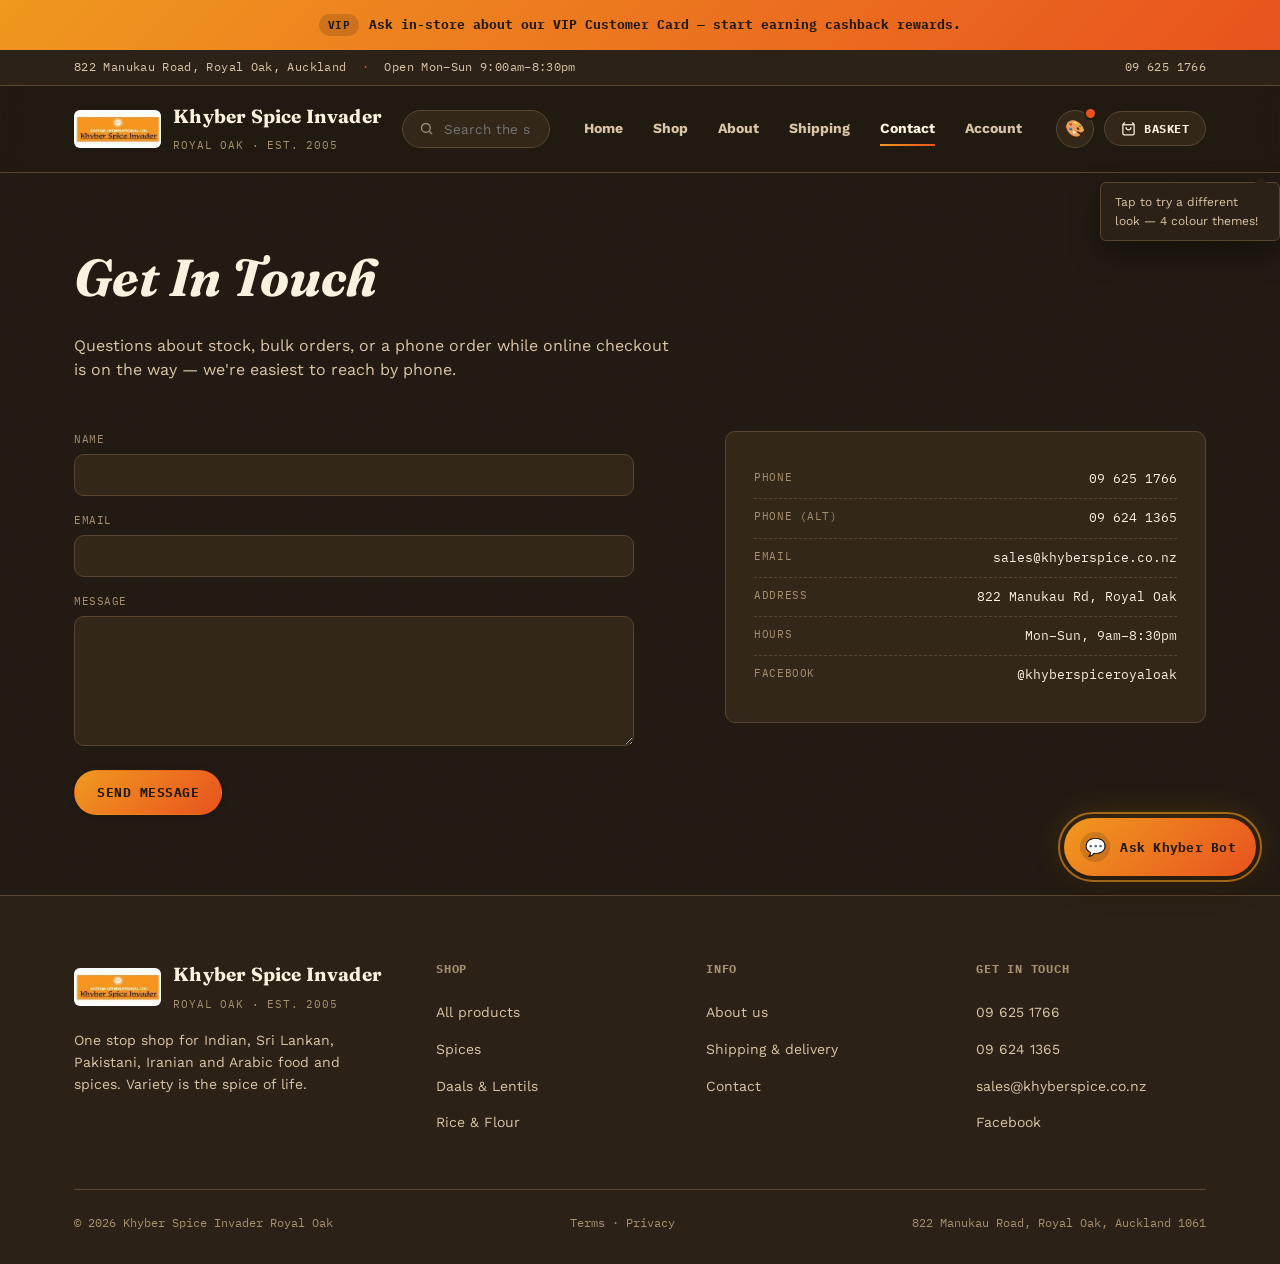
<file: contact.html>
<!doctype html>
<html lang="en">
<head>
<meta charset="utf-8">
<meta name="viewport" content="width=device-width, initial-scale=1">
<title>Contact — Khyber Spice Invader</title>
<meta name="description" content="Get in touch with Khyber Spice Invader, Royal Oak — phone, email and store hours.">
<link rel="stylesheet" href="css/styles.css">
<script>
  // Apply saved theme before paint to avoid a flash of the wrong theme.
  (function(){ var t = localStorage.getItem('khyber_theme'); if (t && t !== 'khyber') document.documentElement.setAttribute('data-theme', t); })();
</script>
</head>
<body>
<div class="grain"></div>


<div class="vip-strip">
  <div class="wrap">
    <span class="tag">VIP</span>
    <span>Ask in-store about our VIP Customer Card &mdash; start earning cashback rewards.</span>
  </div>
</div>

<div class="utility-bar">
  <div class="wrap">
    <span>822 Manukau Road, Royal Oak, Auckland <span class="dot">·</span> Open Mon&ndash;Sun 9:00am&ndash;8:30pm</span>
    <span><a href="tel:+6496251766">09 625 1766</a></span>
  </div>
</div>

<header class="site-header">
  <div class="wrap">
    <a href="index.html" class="brand">
      <img src="assets/logo-cropped.png" alt="Khyber Spice Invader" style="height:38px; width:auto; border-radius:6px; object-fit:contain; flex-shrink:0;">
      <div class="brand-text">
        <span class="name">Khyber Spice Invader</span>
        <span class="tag">Royal Oak · Est. 2005</span>
      </div>
    </a>
    <div class="header-search">
      <svg width="15" height="15" viewBox="0 0 24 24" fill="none" stroke="currentColor" stroke-width="2"><circle cx="11" cy="11" r="7"/><line x1="21" y1="21" x2="16.65" y2="16.65"/></svg>
      <input type="text" id="headerSearchInput" placeholder="Search the shop...">
    </div>
    <nav class="main-nav" id="mainNav">
      <a href="index.html" class="">Home</a>
<a href="products.html" class="">Shop</a>
<a href="about.html" class="">About</a>
<a href="shipping.html" class="">Shipping</a>
<a href="contact.html" class="active">Contact</a>
<a href="account.html" class="" id="accountNavLink">Account</a>
      <div class="mobile-nav-extra">
        <div class="header-search mobile-search">
          <svg width="15" height="15" viewBox="0 0 24 24" fill="none" stroke="currentColor" stroke-width="2"><circle cx="11" cy="11" r="7"/><line x1="21" y1="21" x2="16.65" y2="16.65"/></svg>
          <input type="text" id="mobileSearchInput" placeholder="Search the shop...">
        </div>
        <p class="mobile-nav-label">Colour theme</p>
        <div class="theme-options">
          <button class="theme-option" data-theme="khyber"><span class="swatch-dot" style="background:#F0981F;"></span>Classic</button>
          <button class="theme-option" data-theme="light"><span class="swatch-dot" style="background:#D97F0A;"></span>Light</button>
          <button class="theme-option" data-theme="sunset"><span class="swatch-dot" style="background:#FF4D8D;"></span>Sunset</button>
          <button class="theme-option" data-theme="midnight"><span class="swatch-dot" style="background:#4DD4FF;"></span>Midnight</button>
        </div>
      </div>
    </nav>
    <div class="header-actions">
      <div class="theme-toggle-wrap">
        <button class="theme-toggle" id="themeToggle" type="button" aria-label="Change colour theme">
          &#127912;
          <span class="theme-toggle-dot" id="themeDot"></span>
        </button>
        <div class="theme-teaser" id="themeTeaser">Tap to try a different look &mdash; 4 colour themes!</div>
        <div class="theme-popover" id="themePopover">
          <p>Colour theme</p>
          <div class="theme-options">
            <button class="theme-option" data-theme="khyber"><span class="swatch-dot" style="background:#F0981F;"></span>Classic</button>
            <button class="theme-option" data-theme="light"><span class="swatch-dot" style="background:#D97F0A;"></span>Light</button>
            <button class="theme-option" data-theme="sunset"><span class="swatch-dot" style="background:#FF4D8D;"></span>Sunset</button>
            <button class="theme-option" data-theme="midnight"><span class="swatch-dot" style="background:#4DD4FF;"></span>Midnight</button>
          </div>
        </div>
      </div>
      <button class="btn btn-header btn-small cart-toggle" id="cartToggle" type="button">
        <svg width="15" height="15" viewBox="0 0 24 24" fill="none" stroke="currentColor" stroke-width="2"><path d="M6 2L3 6v14a2 2 0 002 2h14a2 2 0 002-2V6l-3-4"/><line x1="3" y1="6" x2="21" y2="6"/><path d="M16 10a4 4 0 01-8 0"/></svg>
        <span class="cart-label">Basket</span> <span class="cart-count" id="cartCount" style="display:none;">0</span>
      </button>
      <button class="nav-toggle" id="navToggle" type="button" aria-label="Toggle menu">&#9776;</button>
    </div>
  </div>
</header>

<section class="info-page">
  <div class="wrap">
    <h1>Get In Touch</h1>
    <p class="lede">Questions about stock, bulk orders, or a phone order while online checkout is on the way &mdash; we're easiest to reach by phone.</p>

    <div class="story-grid">
      <div>
        <form class="contact-form" onsubmit="event.preventDefault(); alert('Thanks — this form is a placeholder until email delivery is connected.');">
          <div>
            <label for="name">Name</label>
            <input id="name" type="text" required>
          </div>
          <div>
            <label for="email">Email</label>
            <input id="email" type="email" required>
          </div>
          <div>
            <label for="message">Message</label>
            <textarea id="message" required></textarea>
          </div>
          <button class="btn btn-primary" type="submit" style="justify-self:flex-start;">Send message</button>
        </form>
      </div>
      <div class="ticket">
        <div class="row"><span>Phone</span><span><a href="tel:+6496251766">09 625 1766</a></span></div>
        <div class="row"><span>Phone (alt)</span><span><a href="tel:+6496241365">09 624 1365</a></span></div>
        <div class="row"><span>Email</span><span><a href="mailto:sales@khyberspice.co.nz">sales@khyberspice.co.nz</a></span></div>
        <div class="row"><span>Address</span><span>822 Manukau Rd, Royal Oak</span></div>
        <div class="row"><span>Hours</span><span>Mon&ndash;Sun, 9am&ndash;8:30pm</span></div>
        <div class="row"><span>Facebook</span><span><a href="https://www.facebook.com/people/Khyber-Spice-Invader-Royal-Oak/100056588722990/" target="_blank" rel="noopener">@khyberspiceroyaloak</a></span></div>
      </div>
    </div>
  </div>
</section>

<footer class="site-footer">
  <div class="wrap">
    <div class="footer-grid">
      <div class="footer-about">
        <div class="brand" style="margin-bottom:16px;">
          <img src="assets/logo-cropped.png" alt="Khyber Spice Invader" style="height:38px; width:auto; border-radius:6px; object-fit:contain; flex-shrink:0;">
          <div class="brand-text">
            <span class="name">Khyber Spice Invader</span>
            <span class="tag">Royal Oak · Est. 2005</span>
          </div>
        </div>
        <p>One stop shop for Indian, Sri Lankan, Pakistani, Iranian and Arabic food and spices. Variety is the spice of life.</p>
      </div>
      <div>
        <h5>Shop</h5>
        <ul>
          <li><a href="products.html">All products</a></li>
          <li><a href="products.html#spices">Spices</a></li>
          <li><a href="products.html#daals-lentils">Daals &amp; Lentils</a></li>
          <li><a href="products.html#rice-flour">Rice &amp; Flour</a></li>
        </ul>
      </div>
      <div>
        <h5>Info</h5>
        <ul>
          <li><a href="about.html">About us</a></li>
          <li><a href="shipping.html">Shipping &amp; delivery</a></li>
          <li><a href="contact.html">Contact</a></li>
        </ul>
      </div>
      <div>
        <h5>Get in touch</h5>
        <ul>
          <li><a href="tel:+6496251766">09 625 1766</a></li>
          <li><a href="tel:+6496241365">09 624 1365</a></li>
          <li><a href="mailto:sales@khyberspice.co.nz">sales@khyberspice.co.nz</a></li>
          <li><a href="https://www.facebook.com/people/Khyber-Spice-Invader-Royal-Oak/100056588722990/" target="_blank" rel="noopener">Facebook</a></li>
        </ul>
      </div>
    </div>
    <div class="footer-bottom">
      <span>&copy; 2026 Khyber Spice Invader Royal Oak</span>
      <span><a href="terms.html">Terms</a> &middot; <a href="privacy.html">Privacy</a></span>
      <span>822 Manukau Road, Royal Oak, Auckland 1061</span>
    </div>
  </div>
</footer>

<div class="cart-overlay" id="cartOverlay"></div>
<aside class="cart-drawer" id="cartDrawer" aria-label="Shopping basket">
  <div class="cart-drawer-head">
    <h3>Your Basket</h3>
    <button class="cart-drawer-close" id="cartClose" type="button" aria-label="Close basket">&times;</button>
  </div>
  <div class="cart-items" id="cartItems"></div>
  <div class="cart-drawer-foot">
    <div class="cart-total" id="cartTotal"><span>Subtotal</span><strong>$0.00</strong></div>
    <button class="btn btn-primary" style="width:100%; justify-content:center;" disabled title="Online checkout is launching soon">
      Checkout — coming soon
    </button>
    <p class="cart-note">Online payment via Stripe is being set up. For now, call the store to place a phone order for anything in your basket.</p>
  </div>
</aside>

<div class="ff-overlay" id="ffOverlay">
  <div class="ff-modal" id="ffModal"></div>
</div>

<div class="product-modal-overlay" id="productModalOverlay">
  <div class="product-modal" id="productModal"></div>
</div>

<div class="bot-teaser" id="botTeaser">
  <button type="button" id="botTeaserClose" aria-label="Dismiss">&times;</button>
  &#128075; Need a hand? Ask me about stock, delivery, or even cooking tips.
</div>
<button class="bot-launcher" id="botLauncher" type="button" aria-label="Open Khyber Bot">
  <span class="bl-ring"></span>
  <span class="bl-icon">&#128172;</span>
  <span class="bl-label">Ask Khyber Bot</span>
</button>
<div class="bot-panel" id="botPanel">
  <div class="bot-head">
    <div>
      <h4>Khyber Bot</h4>
      <span>Usually replies instantly</span>
    </div>
    <button class="bot-close" id="botClose" type="button" aria-label="Close chat">&times;</button>
  </div>
  <div class="bot-messages" id="botMessages"></div>
  <div class="bot-suggestions">
    <button type="button">Store hours?</button>
    <button type="button">Best rice for yellow daal?</button>
    <button type="button">How long to cook rice?</button>
  </div>
  <div class="bot-input-row">
    <input type="text" id="botInput" placeholder="Ask a question...">
    <button id="botSend" type="button" aria-label="Send">&#8594;</button>
  </div>
</div>

<script src="https://identity.netlify.com/v1/netlify-identity-widget.js"></script>
<script src="js/main.js"></script>
<script src="js/bot.js"></script>
<script src="js/auth.js"></script>
<script src="js/flavor-finder.js"></script>
<script src="js/transitions.js"></script>
</body>
</html>
</file>
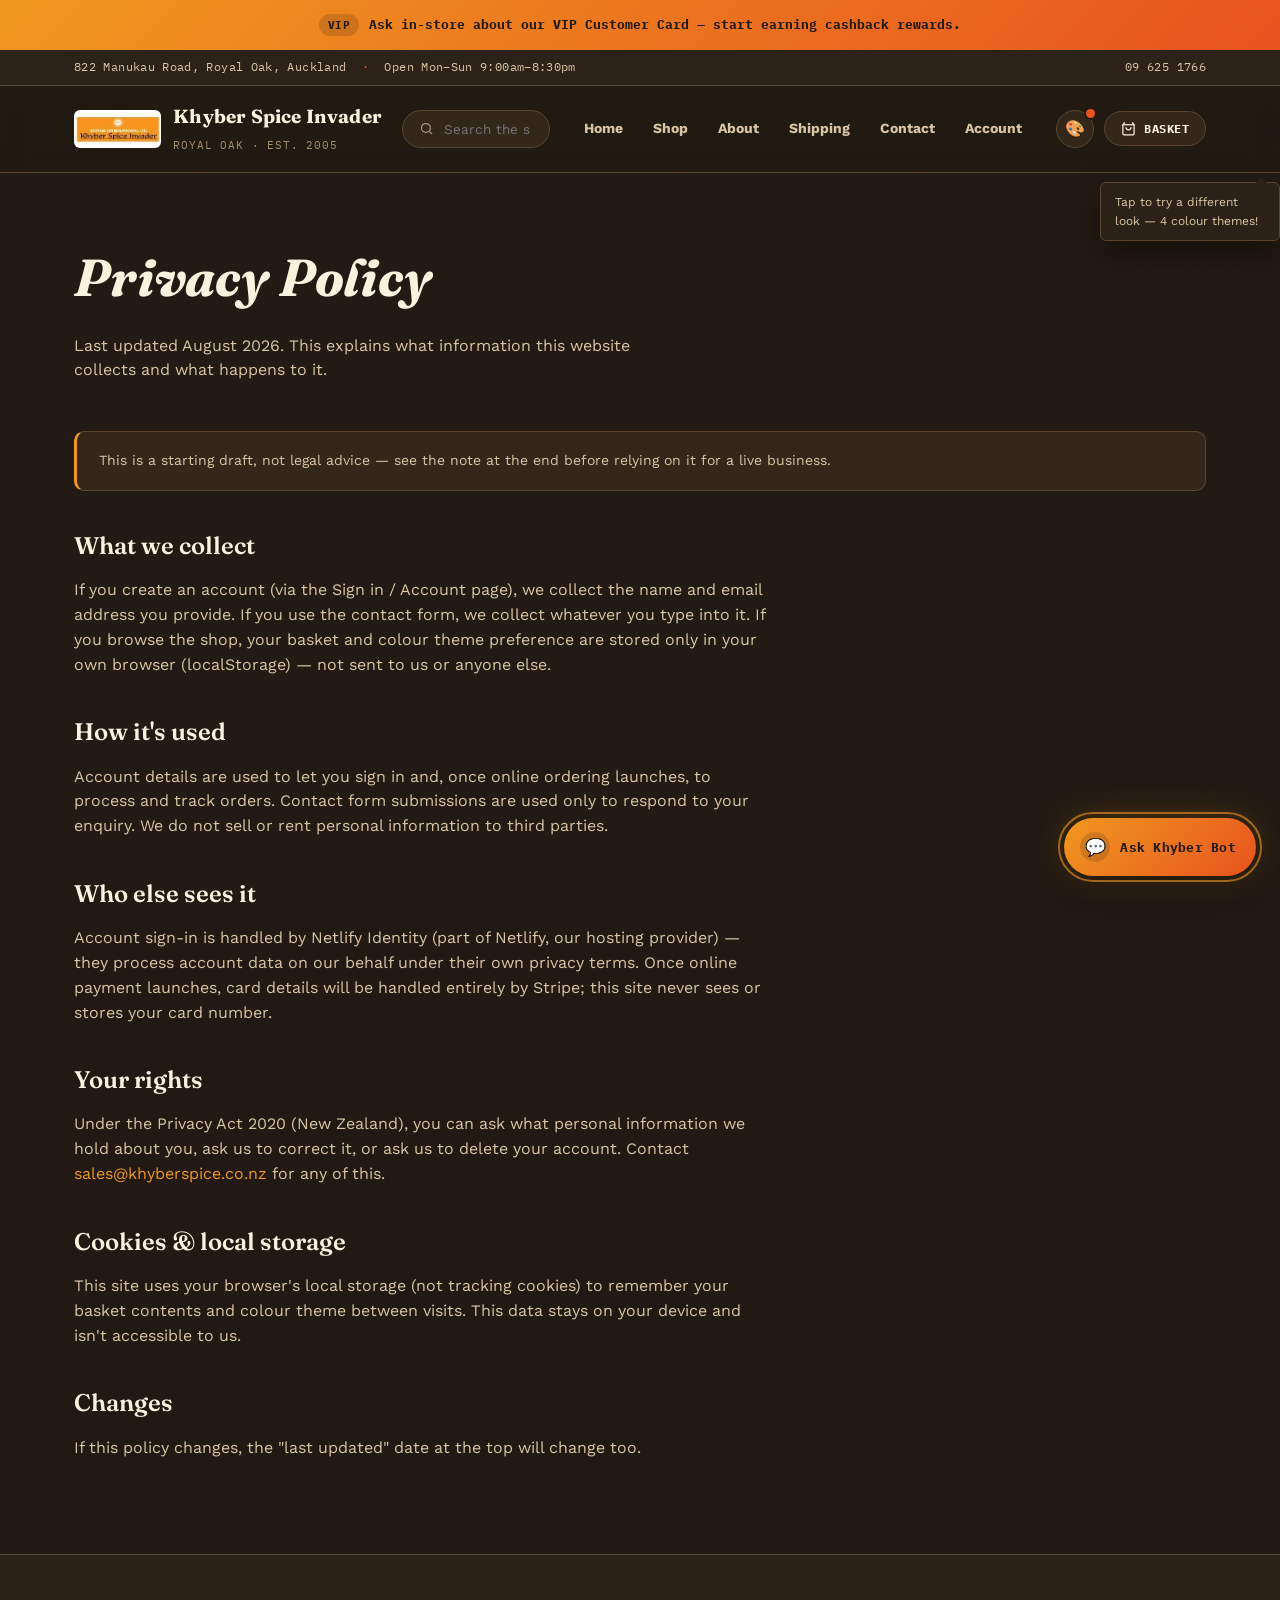
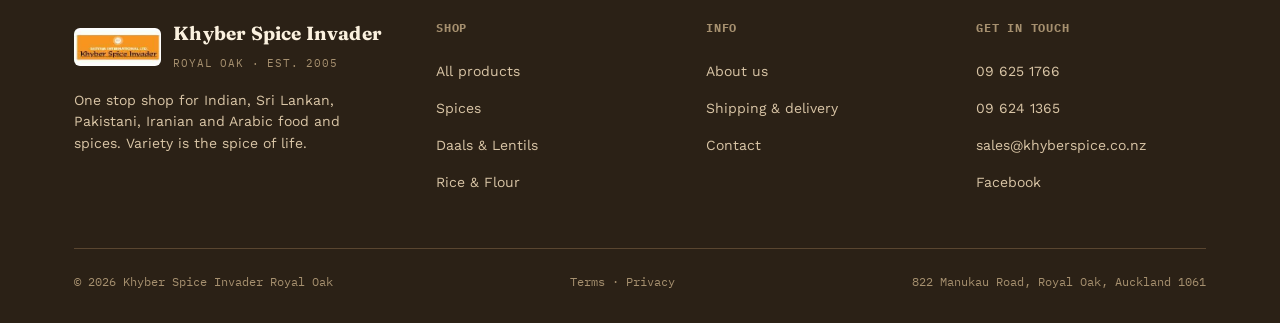
<file: privacy.html>
<!doctype html>
<html lang="en">
<head>
<meta charset="utf-8">
<meta name="viewport" content="width=device-width, initial-scale=1">
<title>Privacy Policy — Khyber Spice Invader</title>
<meta name="description" content="How Khyber Spice Invader collects and uses information on this website.">
<link rel="stylesheet" href="css/styles.css">
<script>
  // Apply saved theme before paint to avoid a flash of the wrong theme.
  (function(){ var t = localStorage.getItem('khyber_theme'); if (t && t !== 'khyber') document.documentElement.setAttribute('data-theme', t); })();
</script>
</head>
<body>
<div class="grain"></div>


<div class="vip-strip">
  <div class="wrap">
    <span class="tag">VIP</span>
    <span>Ask in-store about our VIP Customer Card &mdash; start earning cashback rewards.</span>
  </div>
</div>

<div class="utility-bar">
  <div class="wrap">
    <span>822 Manukau Road, Royal Oak, Auckland <span class="dot">·</span> Open Mon&ndash;Sun 9:00am&ndash;8:30pm</span>
    <span><a href="tel:+6496251766">09 625 1766</a></span>
  </div>
</div>

<header class="site-header">
  <div class="wrap">
    <a href="index.html" class="brand">
      <img src="assets/logo-cropped.png" alt="Khyber Spice Invader" style="height:38px; width:auto; border-radius:6px; object-fit:contain; flex-shrink:0;">
      <div class="brand-text">
        <span class="name">Khyber Spice Invader</span>
        <span class="tag">Royal Oak · Est. 2005</span>
      </div>
    </a>
    <div class="header-search">
      <svg width="15" height="15" viewBox="0 0 24 24" fill="none" stroke="currentColor" stroke-width="2"><circle cx="11" cy="11" r="7"/><line x1="21" y1="21" x2="16.65" y2="16.65"/></svg>
      <input type="text" id="headerSearchInput" placeholder="Search the shop...">
    </div>
    <nav class="main-nav" id="mainNav">
      <a href="index.html" class="">Home</a>
<a href="products.html" class="">Shop</a>
<a href="about.html" class="">About</a>
<a href="shipping.html" class="">Shipping</a>
<a href="contact.html" class="">Contact</a>
<a href="account.html" class="" id="accountNavLink">Account</a>
      <div class="mobile-nav-extra">
        <div class="header-search mobile-search">
          <svg width="15" height="15" viewBox="0 0 24 24" fill="none" stroke="currentColor" stroke-width="2"><circle cx="11" cy="11" r="7"/><line x1="21" y1="21" x2="16.65" y2="16.65"/></svg>
          <input type="text" id="mobileSearchInput" placeholder="Search the shop...">
        </div>
        <p class="mobile-nav-label">Colour theme</p>
        <div class="theme-options">
          <button class="theme-option" data-theme="khyber"><span class="swatch-dot" style="background:#F0981F;"></span>Classic</button>
          <button class="theme-option" data-theme="light"><span class="swatch-dot" style="background:#D97F0A;"></span>Light</button>
          <button class="theme-option" data-theme="sunset"><span class="swatch-dot" style="background:#FF4D8D;"></span>Sunset</button>
          <button class="theme-option" data-theme="midnight"><span class="swatch-dot" style="background:#4DD4FF;"></span>Midnight</button>
        </div>
      </div>
    </nav>
    <div class="header-actions">
      <div class="theme-toggle-wrap">
        <button class="theme-toggle" id="themeToggle" type="button" aria-label="Change colour theme">
          &#127912;
          <span class="theme-toggle-dot" id="themeDot"></span>
        </button>
        <div class="theme-teaser" id="themeTeaser">Tap to try a different look &mdash; 4 colour themes!</div>
        <div class="theme-popover" id="themePopover">
          <p>Colour theme</p>
          <div class="theme-options">
            <button class="theme-option" data-theme="khyber"><span class="swatch-dot" style="background:#F0981F;"></span>Classic</button>
            <button class="theme-option" data-theme="light"><span class="swatch-dot" style="background:#D97F0A;"></span>Light</button>
            <button class="theme-option" data-theme="sunset"><span class="swatch-dot" style="background:#FF4D8D;"></span>Sunset</button>
            <button class="theme-option" data-theme="midnight"><span class="swatch-dot" style="background:#4DD4FF;"></span>Midnight</button>
          </div>
        </div>
      </div>
      <button class="btn btn-header btn-small cart-toggle" id="cartToggle" type="button">
        <svg width="15" height="15" viewBox="0 0 24 24" fill="none" stroke="currentColor" stroke-width="2"><path d="M6 2L3 6v14a2 2 0 002 2h14a2 2 0 002-2V6l-3-4"/><line x1="3" y1="6" x2="21" y2="6"/><path d="M16 10a4 4 0 01-8 0"/></svg>
        <span class="cart-label">Basket</span> <span class="cart-count" id="cartCount" style="display:none;">0</span>
      </button>
      <button class="nav-toggle" id="navToggle" type="button" aria-label="Toggle menu">&#9776;</button>
    </div>
  </div>
</header>

<section class="info-page">
  <div class="wrap">
    <h1>Privacy Policy</h1>
    <p class="lede">Last updated August 2026. This explains what information this website collects and what happens to it.</p>
    <div class="callout">This is a starting draft, not legal advice — see the note at the end before relying on it for a live business.</div>
    <div class="prose" style="max-width:70ch;">
      <h2>What we collect</h2>
      <p>If you create an account (via the Sign in / Account page), we collect the name and email address you provide. If you use the contact form, we collect whatever you type into it. If you browse the shop, your basket and colour theme preference are stored only in your own browser (localStorage) — not sent to us or anyone else.</p>

      <h2>How it's used</h2>
      <p>Account details are used to let you sign in and, once online ordering launches, to process and track orders. Contact form submissions are used only to respond to your enquiry. We do not sell or rent personal information to third parties.</p>

      <h2>Who else sees it</h2>
      <p>Account sign-in is handled by Netlify Identity (part of Netlify, our hosting provider) — they process account data on our behalf under their own privacy terms. Once online payment launches, card details will be handled entirely by Stripe; this site never sees or stores your card number.</p>

      <h2>Your rights</h2>
      <p>Under the Privacy Act 2020 (New Zealand), you can ask what personal information we hold about you, ask us to correct it, or ask us to delete your account. Contact <a href="mailto:sales@khyberspice.co.nz" style="color:var(--turmeric);">sales@khyberspice.co.nz</a> for any of this.</p>

      <h2>Cookies &amp; local storage</h2>
      <p>This site uses your browser's local storage (not tracking cookies) to remember your basket contents and colour theme between visits. This data stays on your device and isn't accessible to us.</p>

      <h2>Changes</h2>
      <p>If this policy changes, the "last updated" date at the top will change too.</p>
    </div>
  </div>
</section>

<footer class="site-footer">
  <div class="wrap">
    <div class="footer-grid">
      <div class="footer-about">
        <div class="brand" style="margin-bottom:16px;">
          <img src="assets/logo-cropped.png" alt="Khyber Spice Invader" style="height:38px; width:auto; border-radius:6px; object-fit:contain; flex-shrink:0;">
          <div class="brand-text">
            <span class="name">Khyber Spice Invader</span>
            <span class="tag">Royal Oak · Est. 2005</span>
          </div>
        </div>
        <p>One stop shop for Indian, Sri Lankan, Pakistani, Iranian and Arabic food and spices. Variety is the spice of life.</p>
      </div>
      <div>
        <h5>Shop</h5>
        <ul>
          <li><a href="products.html">All products</a></li>
          <li><a href="products.html#spices">Spices</a></li>
          <li><a href="products.html#daals-lentils">Daals &amp; Lentils</a></li>
          <li><a href="products.html#rice-flour">Rice &amp; Flour</a></li>
        </ul>
      </div>
      <div>
        <h5>Info</h5>
        <ul>
          <li><a href="about.html">About us</a></li>
          <li><a href="shipping.html">Shipping &amp; delivery</a></li>
          <li><a href="contact.html">Contact</a></li>
        </ul>
      </div>
      <div>
        <h5>Get in touch</h5>
        <ul>
          <li><a href="tel:+6496251766">09 625 1766</a></li>
          <li><a href="tel:+6496241365">09 624 1365</a></li>
          <li><a href="mailto:sales@khyberspice.co.nz">sales@khyberspice.co.nz</a></li>
          <li><a href="https://www.facebook.com/people/Khyber-Spice-Invader-Royal-Oak/100056588722990/" target="_blank" rel="noopener">Facebook</a></li>
        </ul>
      </div>
    </div>
    <div class="footer-bottom">
      <span>&copy; 2026 Khyber Spice Invader Royal Oak</span>
      <span><a href="terms.html">Terms</a> &middot; <a href="privacy.html">Privacy</a></span>
      <span>822 Manukau Road, Royal Oak, Auckland 1061</span>
    </div>
  </div>
</footer>

<div class="cart-overlay" id="cartOverlay"></div>
<aside class="cart-drawer" id="cartDrawer" aria-label="Shopping basket">
  <div class="cart-drawer-head">
    <h3>Your Basket</h3>
    <button class="cart-drawer-close" id="cartClose" type="button" aria-label="Close basket">&times;</button>
  </div>
  <div class="cart-items" id="cartItems"></div>
  <div class="cart-drawer-foot">
    <div class="cart-total" id="cartTotal"><span>Subtotal</span><strong>$0.00</strong></div>
    <button class="btn btn-primary" style="width:100%; justify-content:center;" disabled title="Online checkout is launching soon">
      Checkout — coming soon
    </button>
    <p class="cart-note">Online payment via Stripe is being set up. For now, call the store to place a phone order for anything in your basket.</p>
  </div>
</aside>

<div class="ff-overlay" id="ffOverlay">
  <div class="ff-modal" id="ffModal"></div>
</div>

<div class="product-modal-overlay" id="productModalOverlay">
  <div class="product-modal" id="productModal"></div>
</div>

<div class="bot-teaser" id="botTeaser">
  <button type="button" id="botTeaserClose" aria-label="Dismiss">&times;</button>
  &#128075; Need a hand? Ask me about stock, delivery, or even cooking tips.
</div>
<button class="bot-launcher" id="botLauncher" type="button" aria-label="Open Khyber Bot">
  <span class="bl-ring"></span>
  <span class="bl-icon">&#128172;</span>
  <span class="bl-label">Ask Khyber Bot</span>
</button>
<div class="bot-panel" id="botPanel">
  <div class="bot-head">
    <div>
      <h4>Khyber Bot</h4>
      <span>Usually replies instantly</span>
    </div>
    <button class="bot-close" id="botClose" type="button" aria-label="Close chat">&times;</button>
  </div>
  <div class="bot-messages" id="botMessages"></div>
  <div class="bot-suggestions">
    <button type="button">Store hours?</button>
    <button type="button">Best rice for yellow daal?</button>
    <button type="button">How long to cook rice?</button>
  </div>
  <div class="bot-input-row">
    <input type="text" id="botInput" placeholder="Ask a question...">
    <button id="botSend" type="button" aria-label="Send">&#8594;</button>
  </div>
</div>

<script src="https://identity.netlify.com/v1/netlify-identity-widget.js"></script>
<script src="js/main.js"></script>
<script src="js/bot.js"></script>
<script src="js/auth.js"></script>
<script src="js/flavor-finder.js"></script>
<script src="js/transitions.js"></script>
</body>
</html>
</file>
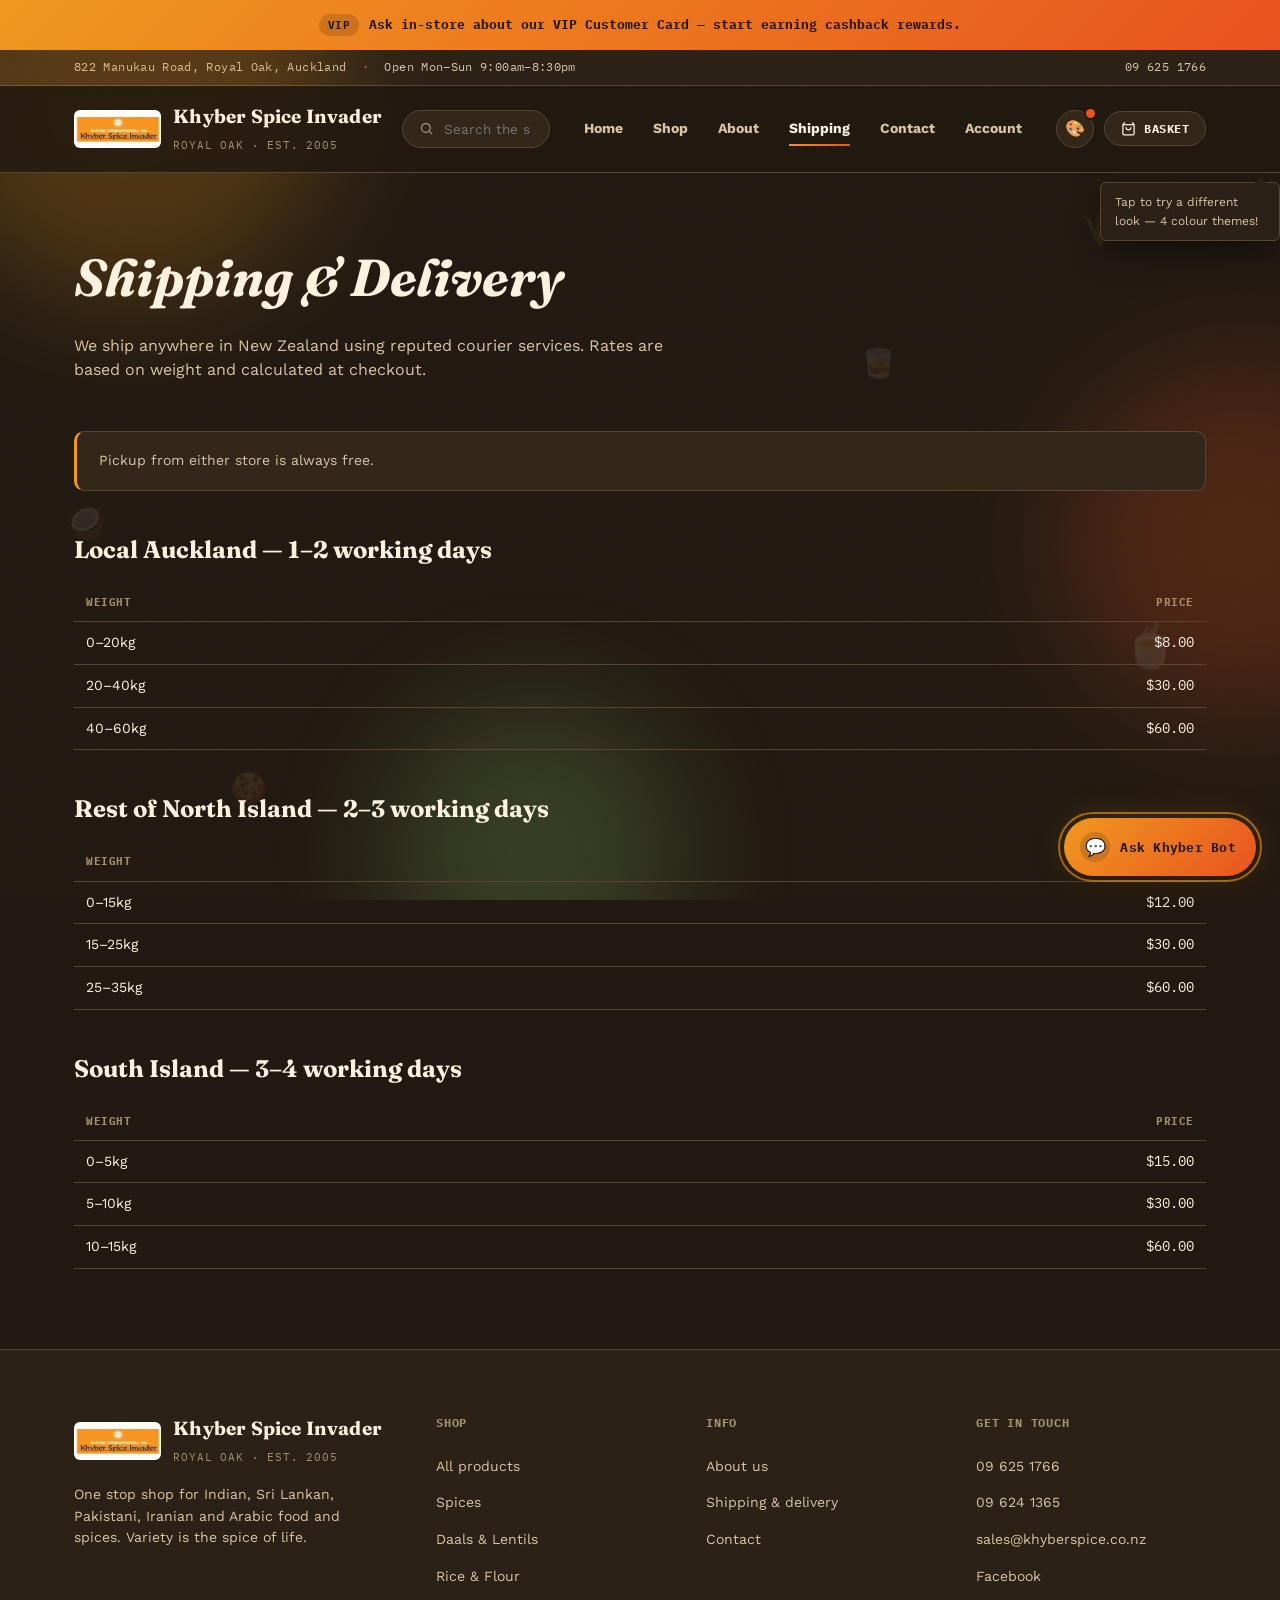
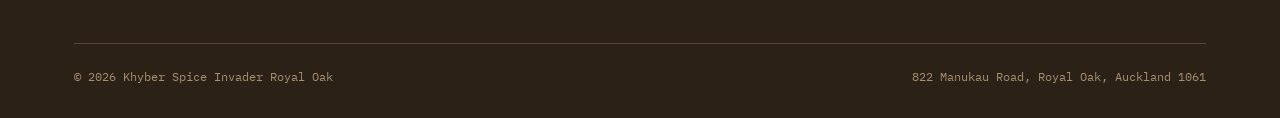
<file: shipping.html>
<!doctype html>
<html lang="en">
<head>
<meta charset="utf-8">
<meta name="viewport" content="width=device-width, initial-scale=1">
<title>Shipping Information — Khyber Spice Invader</title>
<meta name="description" content="Delivery rates for Khyber Spice Invader — nationwide shipping across New Zealand.">
<link rel="stylesheet" href="css/styles.css">
<script>
  // Apply saved theme before paint to avoid a flash of the wrong theme.
  (function(){ var t = localStorage.getItem('khyber_theme'); if (t && t !== 'khyber') document.documentElement.setAttribute('data-theme', t); })();
</script>
</head>
<body>
<div class="grain"></div>
<div class="ambient">
  <div class="blob b1"></div>
  <div class="blob b2"></div>
  <div class="blob b3"></div>
  <span class="icon" style="top:12%; left:8%; font-size:46px; animation-delay:-2s;">&#127798;</span>
  <span class="icon" style="top:22%; right:12%; font-size:38px; animation-delay:-8s;">&#127806;</span>
  <span class="icon" style="top:55%; left:5%; font-size:34px; animation-delay:-4s;">&#129381;</span>
  <span class="icon" style="top:68%; right:8%; font-size:44px; animation-delay:-11s;">&#127861;</span>
  <span class="icon" style="top:85%; left:18%; font-size:30px; animation-delay:-6s;">&#127850;</span>
  <span class="icon" style="top:38%; right:30%; font-size:28px; animation-delay:-14s;">&#129347;</span>
</div>

<div class="vip-strip">
  <div class="wrap">
    <span class="tag">VIP</span>
    <span>Ask in-store about our VIP Customer Card &mdash; start earning cashback rewards.</span>
  </div>
</div>

<div class="utility-bar">
  <div class="wrap">
    <span>822 Manukau Road, Royal Oak, Auckland <span class="dot">·</span> Open Mon&ndash;Sun 9:00am&ndash;8:30pm</span>
    <span><a href="tel:+6496251766">09 625 1766</a></span>
  </div>
</div>

<header class="site-header">
  <div class="wrap">
    <a href="index.html" class="brand">
      <img src="assets/logo-cropped.png" alt="Khyber Spice Invader" style="height:38px; width:auto; border-radius:6px; object-fit:contain; flex-shrink:0;">
      <div class="brand-text">
        <span class="name">Khyber Spice Invader</span>
        <span class="tag">Royal Oak · Est. 2005</span>
      </div>
    </a>
    <div class="header-search">
      <svg width="15" height="15" viewBox="0 0 24 24" fill="none" stroke="currentColor" stroke-width="2"><circle cx="11" cy="11" r="7"/><line x1="21" y1="21" x2="16.65" y2="16.65"/></svg>
      <input type="text" id="headerSearchInput" placeholder="Search the shop...">
    </div>
    <nav class="main-nav" id="mainNav">
      <a href="index.html" class="">Home</a>
<a href="products.html" class="">Shop</a>
<a href="about.html" class="">About</a>
<a href="shipping.html" class="active">Shipping</a>
<a href="contact.html" class="">Contact</a>
<a href="account.html" class="" id="accountNavLink">Account</a>
      <div class="mobile-nav-extra">
        <div class="header-search mobile-search">
          <svg width="15" height="15" viewBox="0 0 24 24" fill="none" stroke="currentColor" stroke-width="2"><circle cx="11" cy="11" r="7"/><line x1="21" y1="21" x2="16.65" y2="16.65"/></svg>
          <input type="text" id="mobileSearchInput" placeholder="Search the shop...">
        </div>
        <p class="mobile-nav-label">Colour theme</p>
        <div class="theme-options">
          <button class="theme-option" data-theme="khyber"><span class="swatch-dot" style="background:#F0981F;"></span>Classic</button>
          <button class="theme-option" data-theme="light"><span class="swatch-dot" style="background:#D97F0A;"></span>Light</button>
          <button class="theme-option" data-theme="sunset"><span class="swatch-dot" style="background:#FF4D8D;"></span>Sunset</button>
          <button class="theme-option" data-theme="midnight"><span class="swatch-dot" style="background:#4DD4FF;"></span>Midnight</button>
        </div>
      </div>
    </nav>
    <div class="header-actions">
      <div class="theme-toggle-wrap">
        <button class="theme-toggle" id="themeToggle" type="button" aria-label="Change colour theme">
          &#127912;
          <span class="theme-toggle-dot" id="themeDot"></span>
        </button>
        <div class="theme-teaser" id="themeTeaser">Tap to try a different look &mdash; 4 colour themes!</div>
        <div class="theme-popover" id="themePopover">
          <p>Colour theme</p>
          <div class="theme-options">
            <button class="theme-option" data-theme="khyber"><span class="swatch-dot" style="background:#F0981F;"></span>Classic</button>
            <button class="theme-option" data-theme="light"><span class="swatch-dot" style="background:#D97F0A;"></span>Light</button>
            <button class="theme-option" data-theme="sunset"><span class="swatch-dot" style="background:#FF4D8D;"></span>Sunset</button>
            <button class="theme-option" data-theme="midnight"><span class="swatch-dot" style="background:#4DD4FF;"></span>Midnight</button>
          </div>
        </div>
      </div>
      <button class="btn btn-header btn-small cart-toggle" id="cartToggle" type="button">
        <svg width="15" height="15" viewBox="0 0 24 24" fill="none" stroke="currentColor" stroke-width="2"><path d="M6 2L3 6v14a2 2 0 002 2h14a2 2 0 002-2V6l-3-4"/><line x1="3" y1="6" x2="21" y2="6"/><path d="M16 10a4 4 0 01-8 0"/></svg>
        <span class="cart-label">Basket</span> <span class="cart-count" id="cartCount" style="display:none;">0</span>
      </button>
      <button class="nav-toggle" id="navToggle" type="button" aria-label="Toggle menu">&#9776;</button>
    </div>
  </div>
</header>

<section class="info-page">
  <div class="wrap">
    <h1>Shipping &amp; Delivery</h1>
    <p class="lede">We ship anywhere in New Zealand using reputed courier services. Rates are based on weight and calculated at checkout.</p>

    <div class="callout">Pickup from either store is always free.</div>

    <h2 style="font-family:var(--font-display); font-size:24px; margin:40px 0 16px;">Local Auckland &mdash; 1&ndash;2 working days</h2>
    <table class="rate-table">
      <tr><th>Weight</th><th>Price</th></tr>
      <tr><td>0&ndash;20kg</td><td>$8.00</td></tr>
      <tr><td>20&ndash;40kg</td><td>$30.00</td></tr>
      <tr><td>40&ndash;60kg</td><td>$60.00</td></tr>
    </table>

    <h2 style="font-family:var(--font-display); font-size:24px; margin:40px 0 16px;">Rest of North Island &mdash; 2&ndash;3 working days</h2>
    <table class="rate-table">
      <tr><th>Weight</th><th>Price</th></tr>
      <tr><td>0&ndash;15kg</td><td>$12.00</td></tr>
      <tr><td>15&ndash;25kg</td><td>$30.00</td></tr>
      <tr><td>25&ndash;35kg</td><td>$60.00</td></tr>
    </table>

    <h2 style="font-family:var(--font-display); font-size:24px; margin:40px 0 16px;">South Island &mdash; 3&ndash;4 working days</h2>
    <table class="rate-table">
      <tr><th>Weight</th><th>Price</th></tr>
      <tr><td>0&ndash;5kg</td><td>$15.00</td></tr>
      <tr><td>5&ndash;10kg</td><td>$30.00</td></tr>
      <tr><td>10&ndash;15kg</td><td>$60.00</td></tr>
    </table>
  </div>
</section>

<footer class="site-footer">
  <div class="wrap">
    <div class="footer-grid">
      <div class="footer-about">
        <div class="brand" style="margin-bottom:16px;">
          <img src="assets/logo-cropped.png" alt="Khyber Spice Invader" style="height:38px; width:auto; border-radius:6px; object-fit:contain; flex-shrink:0;">
          <div class="brand-text">
            <span class="name">Khyber Spice Invader</span>
            <span class="tag">Royal Oak · Est. 2005</span>
          </div>
        </div>
        <p>One stop shop for Indian, Sri Lankan, Pakistani, Iranian and Arabic food and spices. Variety is the spice of life.</p>
      </div>
      <div>
        <h5>Shop</h5>
        <ul>
          <li><a href="products.html">All products</a></li>
          <li><a href="products.html#spices">Spices</a></li>
          <li><a href="products.html#daals-lentils">Daals &amp; Lentils</a></li>
          <li><a href="products.html#rice-flour">Rice &amp; Flour</a></li>
        </ul>
      </div>
      <div>
        <h5>Info</h5>
        <ul>
          <li><a href="about.html">About us</a></li>
          <li><a href="shipping.html">Shipping &amp; delivery</a></li>
          <li><a href="contact.html">Contact</a></li>
        </ul>
      </div>
      <div>
        <h5>Get in touch</h5>
        <ul>
          <li><a href="tel:+6496251766">09 625 1766</a></li>
          <li><a href="tel:+6496241365">09 624 1365</a></li>
          <li><a href="mailto:sales@khyberspice.co.nz">sales@khyberspice.co.nz</a></li>
          <li><a href="https://www.facebook.com/people/Khyber-Spice-Invader-Royal-Oak/100056588722990/" target="_blank" rel="noopener">Facebook</a></li>
        </ul>
      </div>
    </div>
    <div class="footer-bottom">
      <span>&copy; 2026 Khyber Spice Invader Royal Oak</span>
      <span>822 Manukau Road, Royal Oak, Auckland 1061</span>
    </div>
  </div>
</footer>

<div class="cart-overlay" id="cartOverlay"></div>
<aside class="cart-drawer" id="cartDrawer" aria-label="Shopping basket">
  <div class="cart-drawer-head">
    <h3>Your Basket</h3>
    <button class="cart-drawer-close" id="cartClose" type="button" aria-label="Close basket">&times;</button>
  </div>
  <div class="cart-items" id="cartItems"></div>
  <div class="cart-drawer-foot">
    <div class="cart-total" id="cartTotal"><span>Subtotal</span><strong>$0.00</strong></div>
    <button class="btn btn-primary" style="width:100%; justify-content:center;" disabled title="Online checkout is launching soon">
      Checkout — coming soon
    </button>
    <p class="cart-note">Online payment via Stripe is being set up. For now, call the store to place a phone order for anything in your basket.</p>
  </div>
</aside>

<div class="ff-overlay" id="ffOverlay">
  <div class="ff-modal" id="ffModal"></div>
</div>

<div class="product-modal-overlay" id="productModalOverlay">
  <div class="product-modal" id="productModal"></div>
</div>

<div class="bot-teaser" id="botTeaser">
  <button type="button" id="botTeaserClose" aria-label="Dismiss">&times;</button>
  &#128075; Need a hand? Ask me about stock, delivery, or even cooking tips.
</div>
<button class="bot-launcher" id="botLauncher" type="button" aria-label="Open Khyber Bot">
  <span class="bl-ring"></span>
  <span class="bl-icon">&#128172;</span>
  <span class="bl-label">Ask Khyber Bot</span>
</button>
<div class="bot-panel" id="botPanel">
  <div class="bot-head">
    <div>
      <h4>Khyber Bot</h4>
      <span>Usually replies instantly</span>
    </div>
    <button class="bot-close" id="botClose" type="button" aria-label="Close chat">&times;</button>
  </div>
  <div class="bot-messages" id="botMessages"></div>
  <div class="bot-suggestions">
    <button type="button">Store hours?</button>
    <button type="button">Best rice for yellow daal?</button>
    <button type="button">How long to cook rice?</button>
  </div>
  <div class="bot-input-row">
    <input type="text" id="botInput" placeholder="Ask a question...">
    <button id="botSend" type="button" aria-label="Send">&#8594;</button>
  </div>
</div>

<script src="https://identity.netlify.com/v1/netlify-identity-widget.js"></script>
<script src="js/main.js"></script>
<script src="js/bot.js"></script>
<script src="js/auth.js"></script>
<script src="js/flavor-finder.js"></script>
<script src="js/transitions.js"></script>
</body>
</html>
</file>
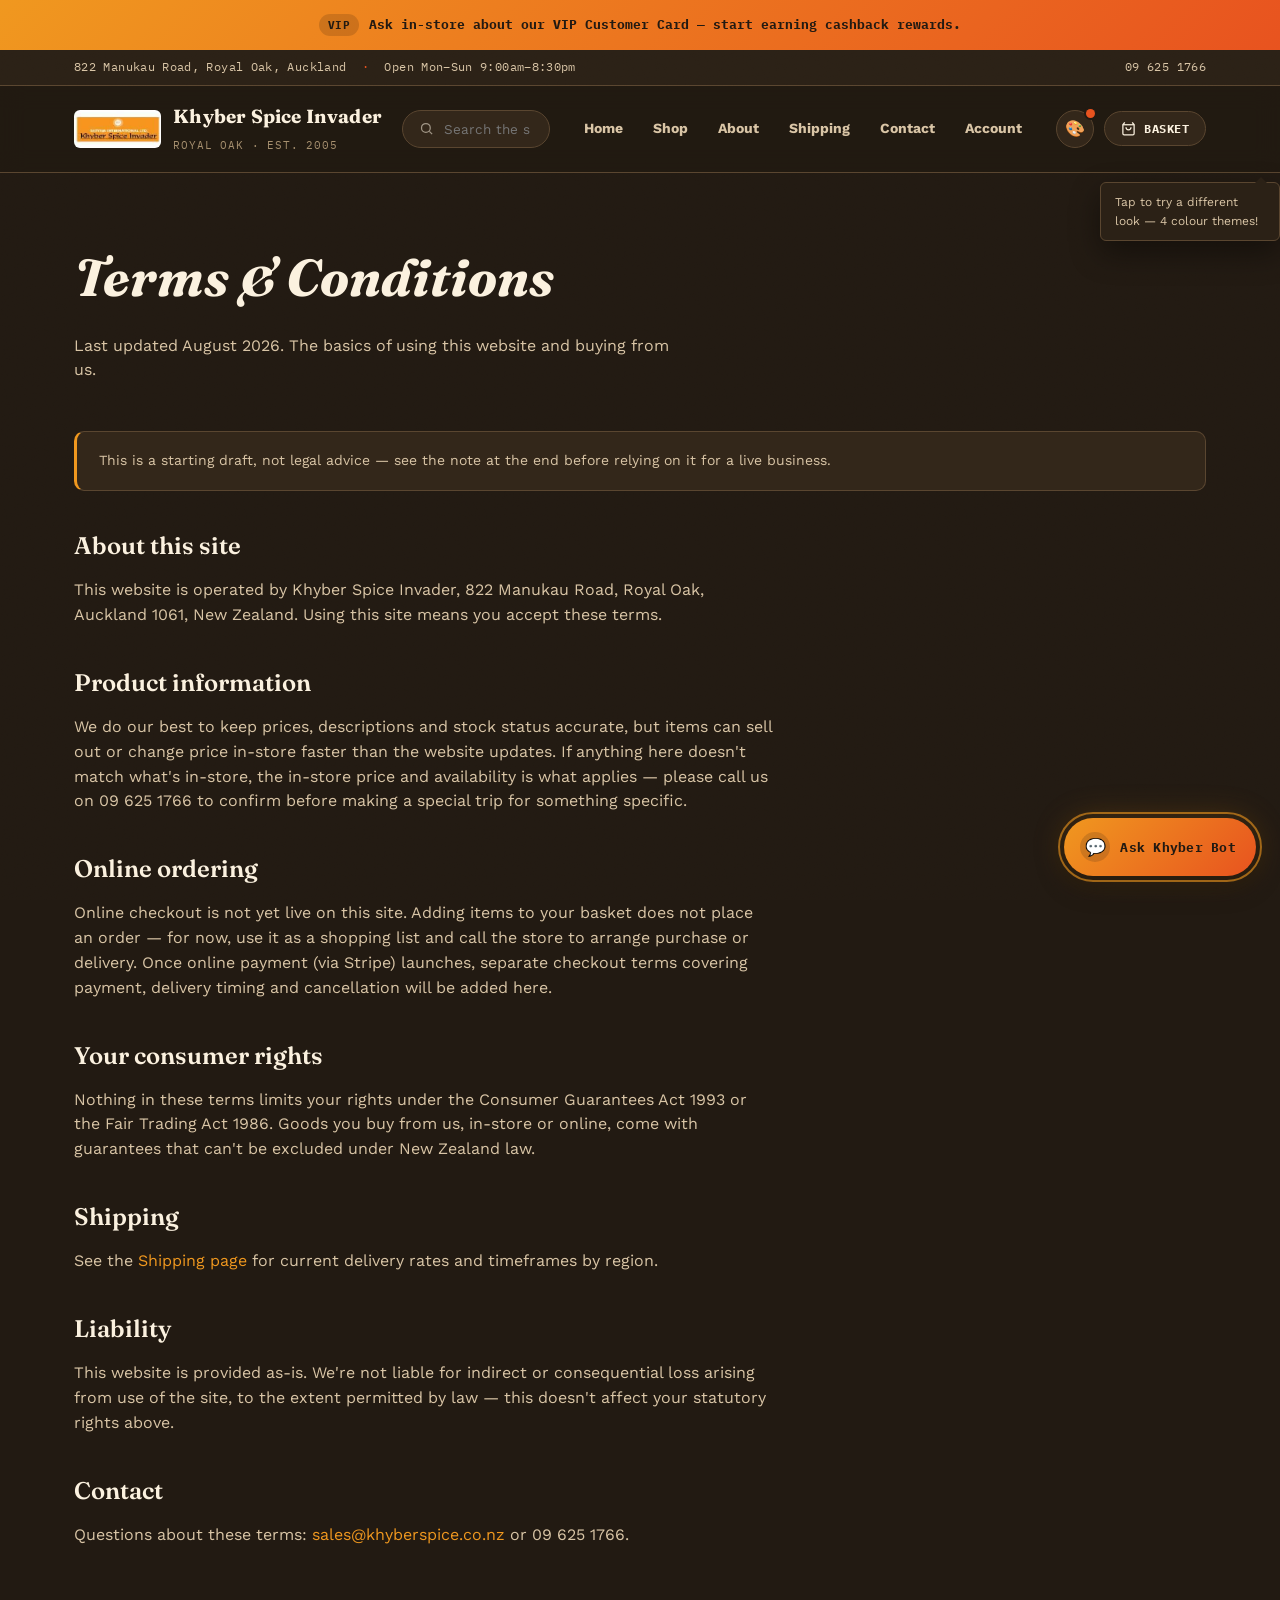
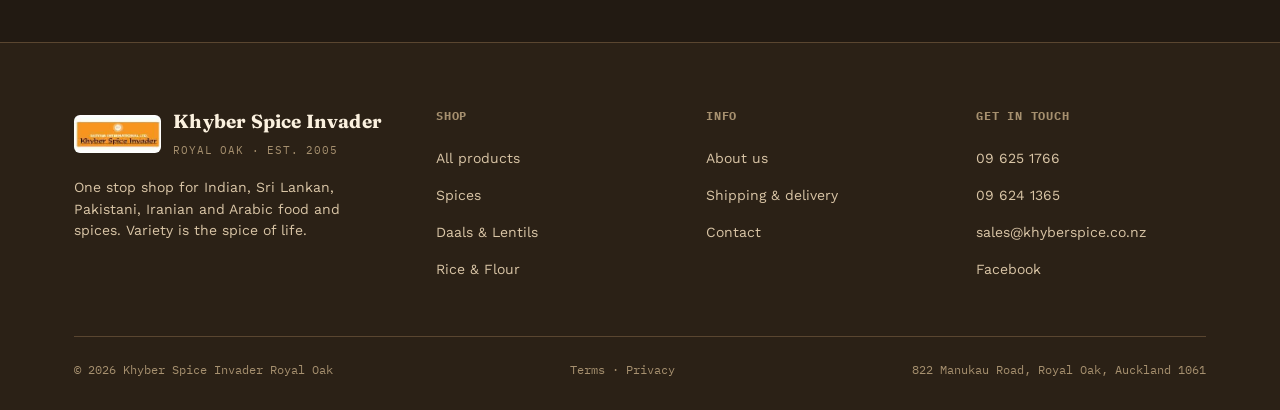
<file: terms.html>
<!doctype html>
<html lang="en">
<head>
<meta charset="utf-8">
<meta name="viewport" content="width=device-width, initial-scale=1">
<title>Terms & Conditions — Khyber Spice Invader</title>
<meta name="description" content="Terms and conditions for using the Khyber Spice Invader website.">
<link rel="stylesheet" href="css/styles.css">
<script>
  // Apply saved theme before paint to avoid a flash of the wrong theme.
  (function(){ var t = localStorage.getItem('khyber_theme'); if (t && t !== 'khyber') document.documentElement.setAttribute('data-theme', t); })();
</script>
</head>
<body>
<div class="grain"></div>


<div class="vip-strip">
  <div class="wrap">
    <span class="tag">VIP</span>
    <span>Ask in-store about our VIP Customer Card &mdash; start earning cashback rewards.</span>
  </div>
</div>

<div class="utility-bar">
  <div class="wrap">
    <span>822 Manukau Road, Royal Oak, Auckland <span class="dot">·</span> Open Mon&ndash;Sun 9:00am&ndash;8:30pm</span>
    <span><a href="tel:+6496251766">09 625 1766</a></span>
  </div>
</div>

<header class="site-header">
  <div class="wrap">
    <a href="index.html" class="brand">
      <img src="assets/logo-cropped.png" alt="Khyber Spice Invader" style="height:38px; width:auto; border-radius:6px; object-fit:contain; flex-shrink:0;">
      <div class="brand-text">
        <span class="name">Khyber Spice Invader</span>
        <span class="tag">Royal Oak · Est. 2005</span>
      </div>
    </a>
    <div class="header-search">
      <svg width="15" height="15" viewBox="0 0 24 24" fill="none" stroke="currentColor" stroke-width="2"><circle cx="11" cy="11" r="7"/><line x1="21" y1="21" x2="16.65" y2="16.65"/></svg>
      <input type="text" id="headerSearchInput" placeholder="Search the shop...">
    </div>
    <nav class="main-nav" id="mainNav">
      <a href="index.html" class="">Home</a>
<a href="products.html" class="">Shop</a>
<a href="about.html" class="">About</a>
<a href="shipping.html" class="">Shipping</a>
<a href="contact.html" class="">Contact</a>
<a href="account.html" class="" id="accountNavLink">Account</a>
      <div class="mobile-nav-extra">
        <div class="header-search mobile-search">
          <svg width="15" height="15" viewBox="0 0 24 24" fill="none" stroke="currentColor" stroke-width="2"><circle cx="11" cy="11" r="7"/><line x1="21" y1="21" x2="16.65" y2="16.65"/></svg>
          <input type="text" id="mobileSearchInput" placeholder="Search the shop...">
        </div>
        <p class="mobile-nav-label">Colour theme</p>
        <div class="theme-options">
          <button class="theme-option" data-theme="khyber"><span class="swatch-dot" style="background:#F0981F;"></span>Classic</button>
          <button class="theme-option" data-theme="light"><span class="swatch-dot" style="background:#D97F0A;"></span>Light</button>
          <button class="theme-option" data-theme="sunset"><span class="swatch-dot" style="background:#FF4D8D;"></span>Sunset</button>
          <button class="theme-option" data-theme="midnight"><span class="swatch-dot" style="background:#4DD4FF;"></span>Midnight</button>
        </div>
      </div>
    </nav>
    <div class="header-actions">
      <div class="theme-toggle-wrap">
        <button class="theme-toggle" id="themeToggle" type="button" aria-label="Change colour theme">
          &#127912;
          <span class="theme-toggle-dot" id="themeDot"></span>
        </button>
        <div class="theme-teaser" id="themeTeaser">Tap to try a different look &mdash; 4 colour themes!</div>
        <div class="theme-popover" id="themePopover">
          <p>Colour theme</p>
          <div class="theme-options">
            <button class="theme-option" data-theme="khyber"><span class="swatch-dot" style="background:#F0981F;"></span>Classic</button>
            <button class="theme-option" data-theme="light"><span class="swatch-dot" style="background:#D97F0A;"></span>Light</button>
            <button class="theme-option" data-theme="sunset"><span class="swatch-dot" style="background:#FF4D8D;"></span>Sunset</button>
            <button class="theme-option" data-theme="midnight"><span class="swatch-dot" style="background:#4DD4FF;"></span>Midnight</button>
          </div>
        </div>
      </div>
      <button class="btn btn-header btn-small cart-toggle" id="cartToggle" type="button">
        <svg width="15" height="15" viewBox="0 0 24 24" fill="none" stroke="currentColor" stroke-width="2"><path d="M6 2L3 6v14a2 2 0 002 2h14a2 2 0 002-2V6l-3-4"/><line x1="3" y1="6" x2="21" y2="6"/><path d="M16 10a4 4 0 01-8 0"/></svg>
        <span class="cart-label">Basket</span> <span class="cart-count" id="cartCount" style="display:none;">0</span>
      </button>
      <button class="nav-toggle" id="navToggle" type="button" aria-label="Toggle menu">&#9776;</button>
    </div>
  </div>
</header>

<section class="info-page">
  <div class="wrap">
    <h1>Terms &amp; Conditions</h1>
    <p class="lede">Last updated August 2026. The basics of using this website and buying from us.</p>
    <div class="callout">This is a starting draft, not legal advice — see the note at the end before relying on it for a live business.</div>
    <div class="prose" style="max-width:70ch;">
      <h2>About this site</h2>
      <p>This website is operated by Khyber Spice Invader, 822 Manukau Road, Royal Oak, Auckland 1061, New Zealand. Using this site means you accept these terms.</p>

      <h2>Product information</h2>
      <p>We do our best to keep prices, descriptions and stock status accurate, but items can sell out or change price in-store faster than the website updates. If anything here doesn't match what's in-store, the in-store price and availability is what applies — please call us on 09 625 1766 to confirm before making a special trip for something specific.</p>

      <h2>Online ordering</h2>
      <p>Online checkout is not yet live on this site. Adding items to your basket does not place an order — for now, use it as a shopping list and call the store to arrange purchase or delivery. Once online payment (via Stripe) launches, separate checkout terms covering payment, delivery timing and cancellation will be added here.</p>

      <h2>Your consumer rights</h2>
      <p>Nothing in these terms limits your rights under the Consumer Guarantees Act 1993 or the Fair Trading Act 1986. Goods you buy from us, in-store or online, come with guarantees that can't be excluded under New Zealand law.</p>

      <h2>Shipping</h2>
      <p>See the <a href="shipping.html" style="color:var(--turmeric);">Shipping page</a> for current delivery rates and timeframes by region.</p>

      <h2>Liability</h2>
      <p>This website is provided as-is. We're not liable for indirect or consequential loss arising from use of the site, to the extent permitted by law — this doesn't affect your statutory rights above.</p>

      <h2>Contact</h2>
      <p>Questions about these terms: <a href="mailto:sales@khyberspice.co.nz" style="color:var(--turmeric);">sales@khyberspice.co.nz</a> or 09 625 1766.</p>
    </div>
  </div>
</section>

<footer class="site-footer">
  <div class="wrap">
    <div class="footer-grid">
      <div class="footer-about">
        <div class="brand" style="margin-bottom:16px;">
          <img src="assets/logo-cropped.png" alt="Khyber Spice Invader" style="height:38px; width:auto; border-radius:6px; object-fit:contain; flex-shrink:0;">
          <div class="brand-text">
            <span class="name">Khyber Spice Invader</span>
            <span class="tag">Royal Oak · Est. 2005</span>
          </div>
        </div>
        <p>One stop shop for Indian, Sri Lankan, Pakistani, Iranian and Arabic food and spices. Variety is the spice of life.</p>
      </div>
      <div>
        <h5>Shop</h5>
        <ul>
          <li><a href="products.html">All products</a></li>
          <li><a href="products.html#spices">Spices</a></li>
          <li><a href="products.html#daals-lentils">Daals &amp; Lentils</a></li>
          <li><a href="products.html#rice-flour">Rice &amp; Flour</a></li>
        </ul>
      </div>
      <div>
        <h5>Info</h5>
        <ul>
          <li><a href="about.html">About us</a></li>
          <li><a href="shipping.html">Shipping &amp; delivery</a></li>
          <li><a href="contact.html">Contact</a></li>
        </ul>
      </div>
      <div>
        <h5>Get in touch</h5>
        <ul>
          <li><a href="tel:+6496251766">09 625 1766</a></li>
          <li><a href="tel:+6496241365">09 624 1365</a></li>
          <li><a href="mailto:sales@khyberspice.co.nz">sales@khyberspice.co.nz</a></li>
          <li><a href="https://www.facebook.com/people/Khyber-Spice-Invader-Royal-Oak/100056588722990/" target="_blank" rel="noopener">Facebook</a></li>
        </ul>
      </div>
    </div>
    <div class="footer-bottom">
      <span>&copy; 2026 Khyber Spice Invader Royal Oak</span>
      <span><a href="terms.html">Terms</a> &middot; <a href="privacy.html">Privacy</a></span>
      <span>822 Manukau Road, Royal Oak, Auckland 1061</span>
    </div>
  </div>
</footer>

<div class="cart-overlay" id="cartOverlay"></div>
<aside class="cart-drawer" id="cartDrawer" aria-label="Shopping basket">
  <div class="cart-drawer-head">
    <h3>Your Basket</h3>
    <button class="cart-drawer-close" id="cartClose" type="button" aria-label="Close basket">&times;</button>
  </div>
  <div class="cart-items" id="cartItems"></div>
  <div class="cart-drawer-foot">
    <div class="cart-total" id="cartTotal"><span>Subtotal</span><strong>$0.00</strong></div>
    <button class="btn btn-primary" style="width:100%; justify-content:center;" disabled title="Online checkout is launching soon">
      Checkout — coming soon
    </button>
    <p class="cart-note">Online payment via Stripe is being set up. For now, call the store to place a phone order for anything in your basket.</p>
  </div>
</aside>

<div class="ff-overlay" id="ffOverlay">
  <div class="ff-modal" id="ffModal"></div>
</div>

<div class="product-modal-overlay" id="productModalOverlay">
  <div class="product-modal" id="productModal"></div>
</div>

<div class="bot-teaser" id="botTeaser">
  <button type="button" id="botTeaserClose" aria-label="Dismiss">&times;</button>
  &#128075; Need a hand? Ask me about stock, delivery, or even cooking tips.
</div>
<button class="bot-launcher" id="botLauncher" type="button" aria-label="Open Khyber Bot">
  <span class="bl-ring"></span>
  <span class="bl-icon">&#128172;</span>
  <span class="bl-label">Ask Khyber Bot</span>
</button>
<div class="bot-panel" id="botPanel">
  <div class="bot-head">
    <div>
      <h4>Khyber Bot</h4>
      <span>Usually replies instantly</span>
    </div>
    <button class="bot-close" id="botClose" type="button" aria-label="Close chat">&times;</button>
  </div>
  <div class="bot-messages" id="botMessages"></div>
  <div class="bot-suggestions">
    <button type="button">Store hours?</button>
    <button type="button">Best rice for yellow daal?</button>
    <button type="button">How long to cook rice?</button>
  </div>
  <div class="bot-input-row">
    <input type="text" id="botInput" placeholder="Ask a question...">
    <button id="botSend" type="button" aria-label="Send">&#8594;</button>
  </div>
</div>

<script src="https://identity.netlify.com/v1/netlify-identity-widget.js"></script>
<script src="js/main.js"></script>
<script src="js/bot.js"></script>
<script src="js/auth.js"></script>
<script src="js/flavor-finder.js"></script>
<script src="js/transitions.js"></script>
</body>
</html>
</file>
<file: css/styles.css>
/* ============================================================
   KHYBER SPICE INVADER — design tokens
   Palette pulled from the store itself: turmeric, paprika,
   cardamom, cast-iron charcoal. Type: a stencilled display serif
   (stamped tin labels) + a clean grotesk body + a ledger mono
   for prices, SKUs and stamps.
   ============================================================ */

@import url('https://fonts.googleapis.com/css2?family=Fraunces:ital,opsz,wght@0,9..144,400;0,9..144,600;0,9..144,700;1,9..144,500&family=Work+Sans:wght@400;500;600;700&family=IBM+Plex+Mono:wght@400;500;600&display=swap');

:root{
  /* "Khyber Classic" — warmer, less black, pulled from the real logo's orange */
  --ink:        #221A12;
  --ink-rgb:    34,26,18;
  --ink-soft:   #2B2116;
  --surface:    #33271A;
  --surface-2:  #3E3020;
  --line:       #5A4630;

  --paper:      #FBF1DF;
  --paper-dim:  #D9C5A6;
  --paper-faint:#A6906F;

  --turmeric:   #F0981F;
  --turmeric-dk:#C97A0E;
  --paprika:    #E8531F;
  --paprika-dk: #B93E14;
  --cardamom:   #7FBF5E;
  --cardamom-dk:#589240;
  --violet:     #C98A4B;

  --grad-warm: linear-gradient(135deg, var(--turmeric), var(--paprika));
  --grad-cool: linear-gradient(135deg, var(--cardamom), var(--turmeric-dk));
  --glow-turmeric: 0 0 32px rgba(240,152,31,0.25);
  --glow-paprika: 0 0 32px rgba(232,83,31,0.22);

  --font-display: 'Fraunces', Georgia, serif;
  --font-body: 'Work Sans', -apple-system, BlinkMacSystemFont, sans-serif;
  --font-mono: 'IBM Plex Mono', 'Courier New', monospace;

  --radius: 10px;
  --radius-sm: 6px;
  --container: 1180px;
}

/* ---------- Alternate themes — switchable at runtime via [data-theme] on <html> ---------- */
[data-theme="light"]{
  --ink:        #FBF4E7;
  --ink-rgb:    251,244,231;
  --ink-soft:   #F5EBD8;
  --surface:    #FFFFFF;
  --surface-2:  #F1E4CB;
  --line:       #E3D2AE;

  --paper:      #2A2013;
  --paper-dim:  #5C4C34;
  --paper-faint:#8A7857;

  --turmeric:   #D97F0A;
  --turmeric-dk:#B5670A;
  --paprika:    #D4491B;
  --paprika-dk: #A9380F;
  --cardamom:   #4F8C3B;
  --cardamom-dk:#3A6B2C;
  --violet:     #B06A2E;
  --glow-turmeric: 0 0 24px rgba(217,127,10,0.22);
  --glow-paprika: 0 0 24px rgba(212,73,27,0.2);
}

[data-theme="sunset"]{
  --ink:        #1E1230;
  --ink-rgb:    30,18,48;
  --ink-soft:   #281A3D;
  --surface:    #33224E;
  --surface-2:  #3E2A5C;
  --line:       #5B3F80;

  --paper:      #FBEEFA;
  --paper-dim:  #D9C0E8;
  --paper-faint:#A88FC0;

  --turmeric:   #FFB74D;
  --turmeric-dk:#F5952E;
  --paprika:    #FF4D8D;
  --paprika-dk: #E6367A;
  --cardamom:   #4DE3C4;
  --cardamom-dk:#2FC2A6;
  --violet:     #B983FF;
  --glow-turmeric: 0 0 32px rgba(255,183,77,0.3);
  --glow-paprika: 0 0 32px rgba(255,77,141,0.28);
}

[data-theme="midnight"]{
  --ink:        #12141C;
  --ink-rgb:    18,20,28;
  --ink-soft:   #191C26;
  --surface:    #212431;
  --surface-2:  #2A2E3D;
  --line:       #3A3F52;

  --paper:      #F1F0FA;
  --paper-dim:  #B9BCD4;
  --paper-faint:#7C7FA0;

  --turmeric:   #4DD4FF;
  --turmeric-dk:#2CB3E0;
  --paprika:    #7C8CFF;
  --paprika-dk: #5C6DE8;
  --cardamom:   #4DFFB0;
  --cardamom-dk:#2AD996;
  --violet:     #B983FF;
  --glow-turmeric: 0 0 32px rgba(77,212,255,0.28);
  --glow-paprika: 0 0 32px rgba(124,140,255,0.26);
}

*,*::before,*::after{ box-sizing:border-box; }
html{ scroll-behavior:smooth; }
body{
  margin:0;
  background:var(--ink);
  color:var(--paper);
  font-family:var(--font-body);
  font-size:16px;
  line-height:1.55;
  -webkit-font-smoothing:antialiased;
  transition:background .25s ease, color .25s ease;
}
img{ max-width:100%; display:block; }
a{ color:inherit; text-decoration:none; }
ul{ margin:0; padding:0; list-style:none; }
button{ font-family:inherit; cursor:pointer; }

.wrap{ max-width:var(--container); margin:0 auto; padding:0 24px; }

:focus-visible{
  outline:2px solid var(--turmeric);
  outline-offset:3px;
}

@media (prefers-reduced-motion: reduce){
  *{ animation-duration:0.01ms !important; transition-duration:0.01ms !important; }
}

/* ---------- Texture ---------- */
.grain{
  position:fixed; inset:0; pointer-events:none; z-index:1;
  opacity:0.05; mix-blend-mode:overlay;
  background-image:url("data:image/svg+xml,%3Csvg xmlns='http://www.w3.org/2000/svg' width='120' height='120'%3E%3Cfilter id='n'%3E%3CfeTurbulence type='fractalNoise' baseFrequency='0.9' numOctaves='2' stitchTiles='stitch'/%3E%3C/filter%3E%3Crect width='100%25' height='100%25' filter='url(%23n)'/%3E%3C/svg%3E");
}

/* ---------- Ambient background (floating spice icons + glow blobs) ---------- */
.ambient{
  position:fixed; inset:0; z-index:0; overflow:hidden; pointer-events:none;
}
.ambient .blob{
  position:absolute; border-radius:50%; filter:blur(60px); opacity:0.22;
  animation: drift 26s ease-in-out infinite;
}
.ambient .blob.b1{ width:420px; height:420px; top:-120px; left:-80px; background:var(--turmeric); }
.ambient .blob.b2{ width:360px; height:360px; top:40%; right:-140px; background:var(--paprika); animation-duration:32s; animation-delay:-6s; }
.ambient .blob.b3{ width:300px; height:300px; bottom:-100px; left:30%; background:var(--cardamom); animation-duration:38s; animation-delay:-14s; }
@keyframes drift{
  0%,100%{ transform:translate(0,0) scale(1); }
  33%{ transform:translate(40px,-30px) scale(1.08); }
  66%{ transform:translate(-30px,25px) scale(0.95); }
}
.ambient .icon{
  position:absolute; opacity:0.10; animation: floaty 18s ease-in-out infinite;
}
@keyframes floaty{
  0%,100%{ transform:translateY(0) rotate(0deg); }
  50%{ transform:translateY(-22px) rotate(8deg); }
}
@media (prefers-reduced-motion: reduce){
  .ambient .blob, .ambient .icon{ animation:none; }
}
@media (max-width: 700px){
  .ambient .icon{ display:none; }
}

/* content sits above ambient layer */
.site-header, .hero, .section, .info-page, .site-footer{ position:relative; z-index:2; }

/* ---------- Top utility bar ---------- */
.utility-bar{
  background:var(--ink-soft);
  border-bottom:1px solid var(--line);
  font-family:var(--font-mono);
  font-size:12px;
  letter-spacing:0.03em;
  color:var(--paper-dim);
}
.utility-bar .wrap{
  display:flex; justify-content:space-between; align-items:center;
  padding-top:8px; padding-bottom:8px; flex-wrap:wrap; gap:6px;
}
.utility-bar a:hover{ color:var(--turmeric); }
.utility-bar .dot{ color:var(--paprika); margin:0 8px; }
@media (max-width: 700px){
  .utility-bar{ display:none; } /* full detail lives in the footer + About page */
}

/* ---------- Header / Nav ---------- */
.site-header{
  position:sticky; top:0; z-index:50;
  background:rgba(var(--ink-rgb),0.85);
  backdrop-filter:blur(12px) saturate(1.4);
  border-bottom:1px solid var(--line);
}
.site-header .wrap{
  display:flex; align-items:center; justify-content:space-between;
  padding-top:16px; padding-bottom:16px; gap:20px;
}
.header-search{
  flex:1; max-width:340px; display:flex; align-items:center; gap:8px;
  background:var(--surface); border:1px solid var(--line); border-radius:999px;
  padding:9px 16px; transition:border-color .15s ease;
}
.header-search:focus-within{ border-color:var(--turmeric); box-shadow:var(--glow-turmeric); }
.header-search input{ background:none; border:none; color:var(--paper); font-family:inherit; font-size:13.5px; width:100%; }
.header-search input:focus{ outline:none; }
.header-search svg{ opacity:0.55; flex-shrink:0; }
@media (max-width: 980px){ .site-header > .wrap > .header-search{ display:none; } }

.header-actions{ display:flex; align-items:center; gap:10px; }
.hide-mobile{ display:inline-flex; }
.mobile-nav-extra{ display:none; }

@media (max-width: 880px){
  .hide-mobile{ display:none; }
  .header-actions .theme-toggle-wrap{ display:none; }
  .cart-toggle .cart-label{ display:none; }
  .btn.cart-toggle{ padding:11px; border-radius:50%; }
}
.brand{ display:flex; align-items:center; gap:12px; flex-shrink:0; }
.brand-mark{
  width:44px; height:44px; border-radius:50%;
  border:2px solid var(--turmeric);
  display:flex; align-items:center; justify-content:center;
  font-family:var(--font-display); font-weight:700; font-size:18px;
  color:var(--turmeric);
  transform:rotate(-6deg);
}
.brand-text{ font-family:var(--font-display); }
.brand-text .name{ font-size:19px; font-weight:700; letter-spacing:0.01em; display:block; }
.brand-text .tag{ font-family:var(--font-mono); font-size:10.5px; color:var(--paper-faint); letter-spacing:0.08em; text-transform:uppercase; }

.main-nav{ display:flex; gap:2px; align-items:center; }
.main-nav a{
  font-size:14px; font-weight:700; padding:10px 14px; border-radius:var(--radius-sm);
  color:var(--paper-dim); transition:color .15s ease, background .15s ease;
  white-space:nowrap; position:relative;
}
.main-nav a::after{
  content:''; position:absolute; left:14px; right:14px; bottom:4px; height:2px;
  background:var(--grad-warm); transform:scaleX(0); transform-origin:left; transition:transform .18s ease;
}
.main-nav a:hover, .main-nav a.active{ color:var(--paper); }
.main-nav a:hover::after, .main-nav a.active::after{ transform:scaleX(1); }

.nav-toggle{
  display:none; background:none; border:1px solid var(--line); color:var(--paper);
  padding:8px 12px; border-radius:var(--radius); font-size:14px;
}

@media (max-width: 880px){
  .main-nav{
    position:fixed; top:var(--header-h,72px); left:0; right:0; bottom:0;
    background:var(--ink-soft); border-bottom:1px solid var(--line);
    flex-direction:column; align-items:stretch; padding:14px;
    display:none; overflow-y:auto; box-shadow:0 20px 40px rgba(0,0,0,0.35);
  }
  .main-nav.open{ display:flex; }
  .main-nav a{ padding:15px 14px; font-size:16px; border-bottom:1px solid var(--line); }
  .main-nav a::after{ display:none; }
  .main-nav a.active{ color:var(--turmeric); }
  .nav-toggle{ display:inline-block; }

  .mobile-nav-extra{ display:block; margin-top:18px; padding-top:6px; }
  .mobile-search{ display:flex !important; max-width:none; margin-bottom:18px; padding:13px 16px; }
  .mobile-nav-label{
    font-family:var(--font-mono); font-size:11px; text-transform:uppercase; letter-spacing:0.06em;
    color:var(--paper-faint); margin:0 0 10px;
  }
  .mobile-nav-extra .theme-options{ grid-template-columns:1fr 1fr; }
}

/* ---------- Buttons ---------- */
.btn{
  display:inline-flex; align-items:center; gap:8px;
  font-family:var(--font-mono); font-size:13px; font-weight:700;
  letter-spacing:0.04em; text-transform:uppercase;
  padding:13px 22px; border-radius:999px;
  border:1px solid transparent; transition:transform .15s ease, background .15s ease, box-shadow .15s ease;
}
.btn:hover{ transform:translateY(-1px); }
.btn-primary{ background:var(--grad-warm); color:var(--ink); box-shadow:0 2px 8px rgba(0,0,0,0.18); }
.btn-primary:hover{ box-shadow:0 6px 22px rgba(255,90,54,0.32); }
.btn-outline{ border-color:var(--paper-dim); color:var(--paper); }
.btn-outline:hover{ border-color:var(--turmeric); color:var(--turmeric); }
.btn-small{ padding:9px 16px; font-size:11.5px; }

.btn-header{
  background:var(--surface); border:1px solid var(--line); color:var(--paper);
  font-weight:700;
}
.btn-header:hover{ border-color:var(--turmeric); box-shadow:var(--glow-turmeric); }
.btn-header-fill{
  background:var(--grad-cool); color:#141420; border:none;
  box-shadow:0 2px 8px rgba(0,0,0,0.18);
}
.btn-header-fill:hover{ box-shadow:0 6px 20px rgba(155,126,240,0.35); }

/* ---------- Hero ---------- */
.hero{
  position:relative; overflow:hidden;
  border-bottom:1px solid var(--line);
  background:
    radial-gradient(circle at 85% -10%, rgba(255,182,39,0.16), transparent 55%),
    radial-gradient(circle at 5% 110%, rgba(255,90,54,0.14), transparent 55%);
}
.hero video#spiceVideo{
  position:absolute; inset:0; width:100%; height:100%; object-fit:cover; opacity:0.45; pointer-events:none;
  mix-blend-mode:screen;
}
@media (prefers-reduced-motion: reduce){
  .hero video#spiceVideo{ display:none; }
}
@media (max-width:640px){
  .hero video#spiceVideo{ opacity:0.28; }
}
.hero .wrap{ padding-top:88px; padding-bottom:88px; position:relative; }
@media (max-width:700px){
  .hero .wrap{ padding-top:44px; padding-bottom:44px; }
}
.hero-eyebrow{
  font-family:var(--font-mono); font-size:12.5px; letter-spacing:0.12em; text-transform:uppercase;
  color:var(--turmeric); margin-bottom:18px; display:flex; align-items:center; gap:10px;
}
.hero-eyebrow::before{ content:''; width:28px; height:1px; background:var(--turmeric); flex-shrink:0; }
.hero h1{
  font-family:var(--font-display); font-weight:700; font-style:italic;
  font-size:clamp(40px, 6.4vw, 76px); line-height:1.02; margin:0 0 24px; max-width:16ch;
}
.hero h1 em{ color:var(--turmeric); font-style:normal; }
.hero p.lede{ font-size:18px; color:var(--paper-dim); max-width:52ch; margin:0 0 36px; }
.hero-actions{ display:flex; gap:14px; flex-wrap:wrap; margin-bottom:44px; }

.hero-strip{
  display:flex; flex-wrap:wrap; gap:8px 4px; align-items:center;
  font-family:var(--font-mono); font-size:12.5px; color:var(--paper-dim);
}
.hero-strip .sep{ color:var(--paper-faint); }
@media (max-width:700px){
  .hero-strip{ font-size:11.5px; }
}

/* ---------- Section headings ---------- */
.section{ padding:80px 0; border-bottom:1px solid var(--line); }
@media (max-width:700px){ .section{ padding:48px 0; } }
.section-head{ display:flex; justify-content:space-between; align-items:flex-end; gap:24px; margin-bottom:44px; flex-wrap:wrap; }
.section-eyebrow{ font-family:var(--font-mono); font-size:12px; letter-spacing:0.1em; text-transform:uppercase; color:var(--paprika); margin-bottom:10px; }
.section-head h2{ font-family:var(--font-display); font-size:clamp(28px,3.4vw,42px); margin:0; font-weight:600; }
.section-head p{ color:var(--paper-dim); max-width:46ch; margin:10px 0 0; }

/* ---------- Category tiles ---------- */
.cat-grid{ display:grid; grid-template-columns:repeat(auto-fill,minmax(230px,1fr)); gap:16px; }
.cat-tile{
  position:relative; background:var(--surface); border:1px solid var(--line); border-radius:var(--radius);
  padding:26px 22px; transition:border-color .15s ease, transform .15s ease;
  display:flex; flex-direction:column; gap:14px; min-height:150px;
}
.cat-tile:hover{ transform:translateY(-3px); border-color:var(--accent-color, var(--turmeric)); }
.cat-tile .lid{ width:34px; height:8px; border-radius:2px; background:var(--accent-color, var(--turmeric)); }
.cat-tile h3{ font-family:var(--font-display); font-size:20px; margin:0; font-weight:600; }
.cat-tile p{ color:var(--paper-dim); font-size:13.5px; margin:0; }
.cat-tile .count{ margin-top:auto; font-family:var(--font-mono); font-size:11px; color:var(--paper-faint); text-transform:uppercase; letter-spacing:0.04em; }

.accent-turmeric{ --accent-color: var(--turmeric); }
.accent-paprika{ --accent-color: var(--paprika); }
.accent-cardamom{ --accent-color: var(--cardamom); }

/* ---------- About / story blocks ---------- */
.story-grid{ display:grid; grid-template-columns:1.1fr 0.9fr; gap:64px; align-items:start; }
@media (max-width: 860px){ .story-grid{ grid-template-columns:1fr; gap:36px; } }
.story-grid h2{ font-family:var(--font-display); font-size:clamp(26px,3vw,36px); font-weight:600; margin-top:0; }
.story-grid p{ color:var(--paper-dim); }
.ticket{
  background:var(--surface); border:1px solid var(--line); border-radius:var(--radius); padding:28px;
  font-family:var(--font-mono); font-size:13px;
}
.ticket .row{ display:flex; justify-content:space-between; padding:9px 0; border-bottom:1px dashed var(--line); gap:16px; }
.ticket .row:last-child{ border-bottom:none; }
.ticket .row span:first-child{ color:var(--paper-faint); text-transform:uppercase; letter-spacing:0.05em; font-size:11px; }
.ticket .row span:last-child{ text-align:right; color:var(--paper); }

/* ---------- Shop layout ---------- */
.shop-layout{ display:grid; grid-template-columns:240px 1fr; gap:40px; align-items:start; }
@media (max-width: 880px){ .shop-layout{ grid-template-columns:1fr; } }

.shop-sidebar{ position:sticky; top:96px; }
.filter-block{ margin-bottom:28px; }
.filter-block h4{
  font-family:var(--font-mono); font-size:11px; text-transform:uppercase; letter-spacing:0.08em;
  color:var(--paper-faint); margin:0 0 12px;
}
.cat-filter-list{ display:flex; flex-direction:column; gap:2px; }
.cat-filter-list button{
  text-align:left; background:none; border:none; color:var(--paper-dim); font-size:14px;
  padding:9px 10px; border-radius:var(--radius); display:flex; justify-content:space-between;
}
.cat-filter-list button:hover{ background:var(--surface); color:var(--paper); }
.cat-filter-list button.active{ background:var(--surface-2); color:var(--turmeric); font-weight:600; }
.cat-filter-list button .n{ font-family:var(--font-mono); font-size:11px; color:var(--paper-faint); }

.search-box{
  display:flex; align-items:center; gap:8px; background:var(--surface); border:1px solid var(--line);
  border-radius:var(--radius); padding:10px 12px; margin-bottom:24px;
}
.search-box input{
  background:none; border:none; color:var(--paper); font-family:inherit; font-size:14px; width:100%;
}
.search-box input:focus{ outline:none; }
.search-box svg{ flex-shrink:0; opacity:0.6; }

.results-meta{ font-family:var(--font-mono); font-size:12px; color:var(--paper-faint); margin-bottom:18px; }

.product-grid{ display:grid; grid-template-columns:repeat(auto-fill,minmax(220px,1fr)); gap:16px; }
.product-card{
  background:var(--surface); border:1px solid var(--line); border-radius:var(--radius);
  padding:20px; display:flex; flex-direction:column; gap:10px; position:relative;
}
.product-card .badge{
  position:absolute; top:14px; right:14px; font-family:var(--font-mono); font-size:9.5px;
  text-transform:uppercase; letter-spacing:0.05em; padding:3px 7px; border-radius:2px;
}
.badge-out{ background:rgba(193,68,14,0.18); color:#e58860; }
.badge-sale{ background:rgba(91,117,83,0.22); color:#94b389; }
.product-card .photo{
  width:100%; height:130px; border-radius:var(--radius-sm); overflow:hidden;
  background:var(--surface-2); display:flex; align-items:center; justify-content:center;
  position:relative; cursor:pointer;
}
.product-card .photo img{ width:100%; height:100%; object-fit:cover; }
.product-card .photo .icon-fallback{
  width:100%; height:100%; display:flex; align-items:center; justify-content:center;
  font-size:38px;
}
.product-card:hover{ border-color:var(--turmeric); box-shadow:var(--glow-turmeric); cursor:pointer; }
.product-card h4{ cursor:pointer; }
.product-card h4{ font-family:var(--font-body); font-weight:600; font-size:15px; margin:0; line-height:1.3; }
.product-card .unit{ font-family:var(--font-mono); font-size:11px; color:var(--paper-faint); text-transform:uppercase; }
.qty-stepper{ display:flex; align-items:center; gap:10px; }
.qty-stepper button{
  width:26px; height:26px; border-radius:50%; border:1px solid var(--line); background:var(--surface-2);
  color:var(--paper); font-size:15px; display:flex; align-items:center; justify-content:center; line-height:1;
}
.qty-stepper button:hover{ border-color:var(--turmeric); color:var(--turmeric); }
.qty-stepper .qval{ font-family:var(--font-mono); font-size:13px; min-width:14px; text-align:center; }
.product-card .price-row{ margin-top:auto; display:flex; justify-content:space-between; align-items:center; padding-top:8px; border-top:1px dashed var(--line); }
.product-card .price{ font-family:var(--font-mono); font-weight:600; font-size:16px; color:var(--turmeric); }
.product-card .add-btn{
  background:none; border:1px solid var(--line); color:var(--paper-dim); border-radius:2px;
  width:30px; height:30px; font-size:16px; line-height:1; display:flex; align-items:center; justify-content:center;
}
.product-card .add-btn:hover{ border-color:var(--turmeric); color:var(--turmeric); }
.product-card .add-btn:disabled{ opacity:0.3; cursor:not-allowed; }

.empty-state{
  padding:60px 20px; text-align:center; color:var(--paper-faint); font-family:var(--font-mono); font-size:13px;
  border:1px dashed var(--line); border-radius:var(--radius);
}

/* ---------- Info / contact pages ---------- */
.info-page .wrap{ padding-top:64px; padding-bottom:80px; }
.info-page h1{ font-family:var(--font-display); font-size:clamp(32px,4.4vw,52px); font-weight:700; font-style:italic; margin:0 0 12px; }
.info-page .lede{ color:var(--paper-dim); max-width:60ch; margin-bottom:48px; }
.prose h2{ font-family:var(--font-display); font-size:24px; margin:36px 0 14px; font-weight:600; }
.prose p{ color:var(--paper-dim); margin:0 0 14px; }
.prose ul{ margin:0 0 14px; padding-left:0; }
.prose li{ color:var(--paper-dim); padding:8px 0; border-bottom:1px dashed var(--line); display:flex; justify-content:space-between; gap:16px; font-size:14.5px; }

.rate-table{ width:100%; border-collapse:collapse; font-size:14px; }
.rate-table th, .rate-table td{ text-align:left; padding:10px 12px; border-bottom:1px solid var(--line); }
.rate-table th{ font-family:var(--font-mono); font-size:11px; text-transform:uppercase; letter-spacing:0.05em; color:var(--paper-faint); }
.rate-table td:last-child, .rate-table th:last-child{ text-align:right; font-family:var(--font-mono); }

.locations-grid{ display:grid; grid-template-columns:1fr 1fr; gap:20px; margin-top:28px; }
@media (max-width:700px){ .locations-grid{ grid-template-columns:1fr; } }
.location-card{ background:var(--surface); border:1px solid var(--line); border-radius:var(--radius); padding:22px; }
.location-card h3{ font-family:var(--font-display); font-size:19px; margin:0 0 10px; }
.location-card p{ color:var(--paper-dim); font-size:14px; margin:0 0 4px; }
.location-card iframe{ width:100%; height:200px; border:0; border-radius:2px; margin-top:14px; filter:grayscale(0.3) invert(0.92) contrast(0.9); }

.contact-form{ display:grid; gap:16px; max-width:560px; }
.contact-form label{ font-family:var(--font-mono); font-size:11px; text-transform:uppercase; letter-spacing:0.05em; color:var(--paper-faint); display:block; margin-bottom:6px; }
.contact-form input, .contact-form textarea{
  width:100%; background:var(--surface); border:1px solid var(--line); border-radius:var(--radius);
  padding:12px 14px; color:var(--paper); font-family:inherit; font-size:14px;
}
.contact-form input:focus, .contact-form textarea:focus{ outline:none; border-color:var(--turmeric); }
.contact-form textarea{ min-height:130px; resize:vertical; }

.callout{
  background:var(--surface); border:1px solid var(--line); border-left:3px solid var(--turmeric);
  border-radius:var(--radius); padding:18px 22px; font-size:14px; color:var(--paper-dim); margin:24px 0;
}

/* ---------- Cart drawer ---------- */
.cart-toggle{
  position:relative; display:flex; align-items:center; gap:8px;
  background:var(--surface); border:1px solid var(--line);
}
.cart-toggle:hover{ border-color:var(--turmeric); box-shadow:var(--glow-turmeric); }
.cart-toggle svg{ flex-shrink:0; }
.cart-count{
  position:absolute; top:-7px; right:-8px; background:var(--grad-warm); color:var(--ink);
  font-family:var(--font-mono); font-weight:700; font-size:10px; min-width:18px; height:18px; border-radius:50%;
  display:flex; align-items:center; justify-content:center; padding:0 3px; box-shadow:0 0 0 2px var(--ink);
}
.cart-drawer{
  position:fixed; top:0; right:-420px; width:min(420px, 100vw); height:100vh; z-index:100;
  background:var(--ink-soft); border-left:1px solid var(--line); transition:right .25s ease;
  display:flex; flex-direction:column;
}
.cart-drawer.open{ right:0; }
.cart-drawer-head{ padding:22px 24px; border-bottom:1px solid var(--line); display:flex; justify-content:space-between; align-items:center; }
.cart-drawer-head h3{ font-family:var(--font-display); margin:0; font-size:20px; }
.cart-drawer-close{ background:none; border:none; color:var(--paper-dim); font-size:22px; }
.cart-items{ flex:1; overflow-y:auto; padding:16px 24px; }
.cart-line{ display:flex; justify-content:space-between; align-items:center; padding:12px 0; border-bottom:1px dashed var(--line); gap:12px; }
.cart-line .name{ font-size:14px; }
.cart-line .qty{ font-family:var(--font-mono); font-size:12px; color:var(--paper-faint); }
.cart-line .remove{ background:none; border:none; color:var(--paprika); font-size:12px; font-family:var(--font-mono); text-transform:uppercase; }
.cart-drawer-foot{ padding:20px 24px; border-top:1px solid var(--line); }
.cart-total{ display:flex; justify-content:space-between; font-family:var(--font-mono); font-size:15px; margin-bottom:16px; }
.cart-total strong{ color:var(--turmeric); }
.cart-overlay{ position:fixed; inset:0; background:rgba(0,0,0,0.5); z-index:99; opacity:0; pointer-events:none; transition:opacity .25s ease; }
.cart-overlay.open{ opacity:1; pointer-events:auto; }
.cart-note{ font-size:12px; color:var(--paper-faint); margin-top:10px; }

/* ---------- Footer ---------- */
.site-footer{ background:var(--ink-soft); border-top:1px solid var(--line); padding:64px 0 32px; }
.footer-grid{ display:grid; grid-template-columns:1.4fr 1fr 1fr 1fr; gap:40px; margin-bottom:48px; }
@media (max-width:780px){ .footer-grid{ grid-template-columns:1fr 1fr; } }
.footer-grid h5{ font-family:var(--font-mono); font-size:11.5px; text-transform:uppercase; letter-spacing:0.07em; color:var(--paper-faint); margin:0 0 16px; }
.footer-grid li{ padding:6px 0; }
.footer-grid a{ color:var(--paper-dim); font-size:14px; }
.footer-grid a:hover{ color:var(--turmeric); }
.footer-about p{ color:var(--paper-dim); font-size:14px; max-width:34ch; }
.footer-bottom{ border-top:1px solid var(--line); padding-top:24px; display:flex; justify-content:space-between; flex-wrap:wrap; gap:12px; font-family:var(--font-mono); font-size:11.5px; color:var(--paper-faint); }
.footer-bottom a:hover{ color:var(--turmeric); }

/* ---------- Khyber Bot ---------- */
.bot-launcher{
  position:fixed; bottom:24px; right:24px; z-index:120;
  display:flex; align-items:center; gap:10px;
  padding:14px 20px 14px 16px; border-radius:999px; border:none;
  background:var(--grad-warm); color:var(--ink);
  box-shadow:0 8px 28px rgba(0,0,0,0.4), var(--glow-turmeric);
  font-family:var(--font-mono); font-weight:700; font-size:13px; letter-spacing:0.02em;
}
.bot-launcher .bl-icon{
  width:30px; height:30px; border-radius:50%; background:rgba(20,20,25,0.15);
  display:flex; align-items:center; justify-content:center; font-size:17px; flex-shrink:0;
}
.bot-launcher .bl-ring{
  position:absolute; inset:-6px; border-radius:999px; border:2px solid var(--turmeric);
  opacity:0.6; animation:pulse-ring 2.2s ease-out infinite;
}
@keyframes pulse-ring{
  0%{ transform:scale(0.92); opacity:0.55; }
  70%{ transform:scale(1.14); opacity:0; }
  100%{ transform:scale(1.14); opacity:0; }
}
.bot-launcher:hover{ transform:translateY(-2px); }
@media (max-width:560px){ .bot-launcher span.bl-label{ display:none; } .bot-launcher{ padding:14px; } }

.bot-teaser{
  position:fixed; bottom:96px; right:24px; z-index:119;
  background:var(--ink-soft); border:1px solid var(--line); border-radius:var(--radius);
  padding:14px 18px; max-width:230px; font-size:13px; color:var(--paper-dim);
  box-shadow:0 10px 30px rgba(0,0,0,0.4);
  opacity:0; transform:translateY(8px); pointer-events:none; transition:opacity .3s ease, transform .3s ease;
}
.bot-teaser.show{ opacity:1; transform:translateY(0); pointer-events:auto; }
.bot-teaser button{ background:none; border:none; color:var(--paper-faint); position:absolute; top:6px; right:8px; font-size:14px; }

.bot-panel{
  position:fixed; bottom:96px; right:24px; z-index:120;
  width:min(360px, calc(100vw - 32px)); max-height:min(520px, 70vh);
  background:var(--ink-soft); border:1px solid var(--line); border-radius:var(--radius);
  display:none; flex-direction:column; overflow:hidden;
  box-shadow:0 20px 60px rgba(0,0,0,0.5);
}
.bot-panel.open{ display:flex; }
.bot-head{
  padding:16px 18px; background:var(--grad-warm); color:var(--ink);
  display:flex; align-items:center; justify-content:space-between;
}
.bot-head h4{ margin:0; font-family:var(--font-display); font-size:16px; }
.bot-head span{ font-family:var(--font-mono); font-size:10.5px; opacity:0.8; text-transform:uppercase; }
.bot-close{ background:none; border:none; color:var(--ink); font-size:18px; }
.bot-messages{ flex:1; overflow-y:auto; padding:16px; display:flex; flex-direction:column; gap:10px; }
.bot-msg{ padding:10px 13px; border-radius:var(--radius-sm); font-size:13.5px; max-width:85%; line-height:1.45; }
.bot-msg.bot{ background:var(--surface); align-self:flex-start; }
.bot-msg.user{ background:var(--turmeric); color:var(--ink); align-self:flex-end; }
.bot-suggestions{ display:flex; flex-wrap:wrap; gap:6px; padding:0 16px 12px; }
.bot-suggestions button{
  font-size:11.5px; padding:7px 11px; border-radius:999px; border:1px solid var(--line);
  background:var(--surface); color:var(--paper-dim);
}
.bot-suggestions button:hover{ border-color:var(--turmeric); color:var(--turmeric); }
.bot-input-row{ display:flex; gap:8px; padding:12px 14px; border-top:1px solid var(--line); }
.bot-input-row input{
  flex:1; background:var(--surface); border:1px solid var(--line); border-radius:999px;
  padding:10px 14px; color:var(--paper); font-family:inherit; font-size:13px;
}
.bot-input-row input:focus{ outline:none; border-color:var(--turmeric); }
.bot-input-row button{
  background:var(--turmeric); color:var(--ink); border:none; border-radius:50%;
  width:38px; height:38px; flex-shrink:0; font-weight:700;
}

/* ---------- Auth modal ---------- */
.auth-overlay{
  position:fixed; inset:0; background:rgba(0,0,0,0.6); z-index:150;
  display:none; align-items:center; justify-content:center; padding:20px;
}
.auth-overlay.open{ display:flex; }
.auth-modal{
  background:var(--ink-soft); border:1px solid var(--line); border-radius:var(--radius);
  width:min(400px, 100%); padding:32px;
}
.auth-modal h3{ font-family:var(--font-display); font-size:22px; margin:0 0 8px; }
.auth-modal p{ color:var(--paper-dim); font-size:13.5px; margin:0 0 22px; }
.auth-modal .btn{ width:100%; justify-content:center; margin-bottom:10px; }

.account-card{
  background:var(--surface); border:1px solid var(--line); border-radius:var(--radius);
  padding:28px; max-width:480px;
}
.account-card .avatar{
  width:56px; height:56px; border-radius:50%; background:var(--grad-warm);
  display:flex; align-items:center; justify-content:center; font-family:var(--font-display);
  font-weight:700; font-size:20px; color:var(--ink); margin-bottom:16px;
}

/* ---------- Utility ---------- */
.text-center{ text-align:center; }
.mt-0{ margin-top:0; }

/* ---------- Real brand chips (authenticity, not stock imagery) ---------- */
.brand-chip-row{ display:flex; flex-wrap:wrap; gap:10px; }
.brand-chip-row span{
  font-family:var(--font-mono); font-size:12.5px; padding:8px 14px; border-radius:999px;
  border:1px solid var(--line); background:var(--surface); color:var(--paper-dim);
}

/* ---------- Flavor Finder ---------- */
.ff-trigger{ margin-top:4px; }
.ff-overlay{
  position:fixed; inset:0; background:rgba(10,10,14,0.72); backdrop-filter:blur(4px); z-index:170;
  display:none; align-items:center; justify-content:center; padding:20px;
}
.ff-overlay.open{ display:flex; }
.ff-modal{
  background:var(--ink-soft); border:1px solid var(--line); border-radius:var(--radius);
  width:min(480px,100%); max-height:88vh; overflow-y:auto; padding:32px; position:relative;
}
.ff-close{ position:absolute; top:16px; right:16px; background:none; border:none; color:var(--paper-faint); font-size:20px; }
.ff-progress{ display:flex; gap:6px; margin-bottom:24px; }
.ff-progress span{ height:4px; flex:1; border-radius:2px; background:var(--surface-2); }
.ff-progress span.done{ background:var(--grad-warm); }
.ff-q{ font-family:var(--font-display); font-size:22px; margin:0 0 20px; }
.ff-options{ display:flex; flex-direction:column; gap:10px; }
.ff-options button{
  text-align:left; padding:14px 16px; border-radius:var(--radius-sm); border:1px solid var(--line);
  background:var(--surface); color:var(--paper); font-size:14.5px;
}
.ff-options button:hover{ border-color:var(--turmeric); box-shadow:var(--glow-turmeric); }
.ff-result-head{ text-align:center; margin-bottom:22px; }
.ff-result-head .emoji{ font-size:44px; display:block; margin-bottom:10px; }
.ff-result-head h3{ font-family:var(--font-display); font-size:24px; margin:0 0 6px; }
.ff-result-head p{ color:var(--paper-dim); font-size:14px; margin:0; }
.ff-result-grid{ display:grid; grid-template-columns:repeat(3,1fr); gap:10px; margin-bottom:22px; }
.ff-result-item{ background:var(--surface); border:1px solid var(--line); border-radius:var(--radius-sm); padding:10px; text-align:center; cursor:pointer; }
.ff-result-item:hover{ border-color:var(--turmeric); }
.ff-result-item .photo{ height:56px; margin-bottom:8px; border-radius:4px; }
.ff-result-item .rn{ font-size:11px; line-height:1.3; }
.ff-result-item .rp{ font-family:var(--font-mono); color:var(--turmeric); font-size:12px; margin-top:4px; }

/* ---------- Page transition (text-zoom) ---------- */
.page-transition{
  position:fixed; inset:0; z-index:300; display:flex; align-items:center; justify-content:center;
  background:var(--grad-warm); opacity:0; pointer-events:none;
  transition:opacity .5s cubic-bezier(.6,0,.4,1);
}
.page-transition.leaving{ opacity:1; pointer-events:auto; }
.page-transition.entering{ opacity:1; transition:opacity .6s ease .1s; }
.page-transition .pt-text{
  font-family:var(--font-display); font-weight:700; font-style:italic; color:var(--ink);
  font-size:12vw; white-space:nowrap; transform:scale(0.4); opacity:0.9;
  transition:transform .6s cubic-bezier(.6,0,.2,1);
}
.page-transition.leaving .pt-text{ transform:scale(2.6); }
.page-transition.entering .pt-text{ transform:scale(0.4); opacity:0; transition:transform .6s cubic-bezier(.2,0,.2,1), opacity .5s ease; }
@media (prefers-reduced-motion: reduce){
  .page-transition{ display:none !important; }
}

/* ---------- Theme switcher ---------- */
.theme-toggle{
  position:relative; width:38px; height:38px; border-radius:50%;
  background:var(--surface); border:1px solid var(--line); color:var(--paper);
  display:flex; align-items:center; justify-content:center; font-size:16px; flex-shrink:0;
}
.theme-toggle:hover{ border-color:var(--turmeric); }
.theme-toggle-dot{
  position:absolute; top:-2px; right:-2px; width:9px; height:9px; border-radius:50%;
  background:var(--paprika); box-shadow:0 0 0 2px var(--ink); animation:pulse-ring 2.2s ease-out infinite;
}
.theme-teaser{
  position:absolute; top:calc(100% + 10px); right:0; z-index:59;
  background:var(--ink-soft); border:1px solid var(--line); border-radius:var(--radius-sm);
  padding:10px 14px; width:180px; font-size:12px; color:var(--paper-dim);
  box-shadow:0 12px 30px rgba(0,0,0,0.4);
  opacity:0; transform:translateY(6px); pointer-events:none; transition:opacity .3s ease, transform .3s ease;
}
.theme-teaser.show{ opacity:1; transform:translateY(0); }
.theme-teaser::after{
  content:''; position:absolute; bottom:100%; right:12px; border:6px solid transparent; border-bottom-color:var(--ink-soft);
}
.theme-popover{
  position:absolute; top:calc(100% + 10px); right:0; z-index:60;
  background:var(--ink-soft); border:1px solid var(--line); border-radius:var(--radius);
  padding:14px; width:220px; display:none; box-shadow:0 16px 40px rgba(0,0,0,0.4);
}
.theme-popover.open{ display:block; }
.theme-popover p{ margin:0 0 10px; font-family:var(--font-mono); font-size:10.5px; text-transform:uppercase; letter-spacing:0.06em; color:var(--paper-faint); }
.theme-options{ display:grid; grid-template-columns:1fr 1fr; gap:8px; }
.theme-option{
  display:flex; align-items:center; gap:8px; padding:9px 10px; border-radius:var(--radius-sm);
  border:1px solid var(--line); background:var(--surface); color:var(--paper); font-size:12px;
}
.theme-option:hover{ border-color:var(--turmeric); }
.theme-option.active{ border-color:var(--turmeric); box-shadow:var(--glow-turmeric); }
.theme-option .swatch-dot{ width:14px; height:14px; border-radius:50%; flex-shrink:0; }

/* ---------- VIP promo strip ---------- */
.vip-strip{
  background:var(--grad-warm); color:var(--ink); position:relative; z-index:2;
}
.vip-strip .wrap{
  padding:14px 24px; display:flex; align-items:center; justify-content:center; gap:10px;
  flex-wrap:wrap; text-align:center; font-family:var(--font-mono); font-size:13px; font-weight:700;
}
.vip-strip .wrap span.tag{
  background:rgba(0,0,0,0.14); padding:3px 9px; border-radius:999px; font-size:10.5px; letter-spacing:0.04em;
}
@media (max-width: 560px){
  .vip-strip .wrap{ padding:9px 20px; font-size:11.5px; }
}

/* ---------- Related products (product modal) ---------- */
.pm-related{ margin-top:6px; }
.pm-related h5{ font-family:var(--font-mono); font-size:11px; text-transform:uppercase; letter-spacing:0.06em; color:var(--paper-faint); margin:0 0 12px; }
.pm-related-grid{ display:grid; grid-template-columns:repeat(3,1fr); gap:10px; }
.pm-related-item{
  background:var(--surface); border:1px solid var(--line); border-radius:var(--radius-sm);
  padding:10px; text-align:center; cursor:pointer;
}
.pm-related-item:hover{ border-color:var(--turmeric); }
.pm-related-item .photo{ height:52px; margin-bottom:8px; border-radius:4px; }
.pm-related-item .icon-fallback{ font-size:22px; }
.pm-related-item .rn{ font-size:11px; line-height:1.3; }
.pm-multiple-note{
  font-size:12.5px; color:var(--paprika); background:rgba(232,83,31,0.1);
  border:1px solid rgba(232,83,31,0.25); border-radius:var(--radius-sm); padding:9px 12px; margin-bottom:18px;
}

/* ---------- Product photo fallback gradients ---------- */
.photo-grad-turmeric{ background:linear-gradient(135deg, rgba(255,182,39,0.38), rgba(255,90,54,0.14)); }
.photo-grad-paprika{ background:linear-gradient(135deg, rgba(255,90,54,0.38), rgba(155,126,240,0.14)); }
.photo-grad-cardamom{ background:linear-gradient(135deg, rgba(111,207,110,0.38), rgba(155,126,240,0.14)); }

/* ---------- Product quick-view modal ---------- */
.product-modal-overlay{
  position:fixed; inset:0; background:rgba(10,10,14,0.7); backdrop-filter:blur(4px); z-index:160;
  display:none; align-items:center; justify-content:center; padding:20px;
}
.product-modal-overlay.open{ display:flex; }
.product-modal{
  background:var(--ink-soft); border:1px solid var(--line); border-radius:var(--radius);
  width:min(460px, 100%); max-height:90vh; overflow-y:auto; position:relative;
}
.product-modal .pm-close{
  position:absolute; top:14px; right:14px; background:rgba(0,0,0,0.4); border:none; color:var(--paper);
  width:32px; height:32px; border-radius:50%; font-size:18px; z-index:2;
}
.product-modal .pm-photo{ width:100%; height:220px; display:flex; align-items:center; justify-content:center; }
.product-modal .pm-photo img{ width:100%; height:100%; object-fit:cover; }
.product-modal .pm-photo .icon-fallback{ font-size:64px; }
.product-modal .pm-body{ padding:26px 28px 30px; }
.product-modal .pm-cat{ font-family:var(--font-mono); font-size:11px; text-transform:uppercase; letter-spacing:0.06em; color:var(--turmeric); margin-bottom:8px; }
.product-modal h3{ font-family:var(--font-display); font-size:24px; margin:0 0 6px; }
.product-modal .pm-baseprice{ font-family:var(--font-mono); font-size:13px; color:var(--paper-faint); margin-bottom:22px; }
.pm-weight-label{ font-family:var(--font-mono); font-size:11px; text-transform:uppercase; letter-spacing:0.06em; color:var(--paper-faint); margin-bottom:10px; }
.pm-presets{ display:flex; flex-wrap:wrap; gap:8px; margin-bottom:22px; }
.pm-presets button{
  padding:9px 14px; border-radius:999px; border:1px solid var(--line); background:var(--surface);
  color:var(--paper-dim); font-family:var(--font-mono); font-size:12.5px;
}
.pm-presets button:hover{ border-color:var(--turmeric); color:var(--turmeric); }
.pm-presets button.active{ background:var(--grad-warm); color:var(--ink); border-color:transparent; font-weight:700; }
.pm-total-row{ display:flex; justify-content:space-between; align-items:center; padding:16px 0; border-top:1px dashed var(--line); margin-bottom:18px; }
.pm-total-row .amt{ font-family:var(--font-mono); font-size:22px; color:var(--turmeric); font-weight:600; }
</file>
